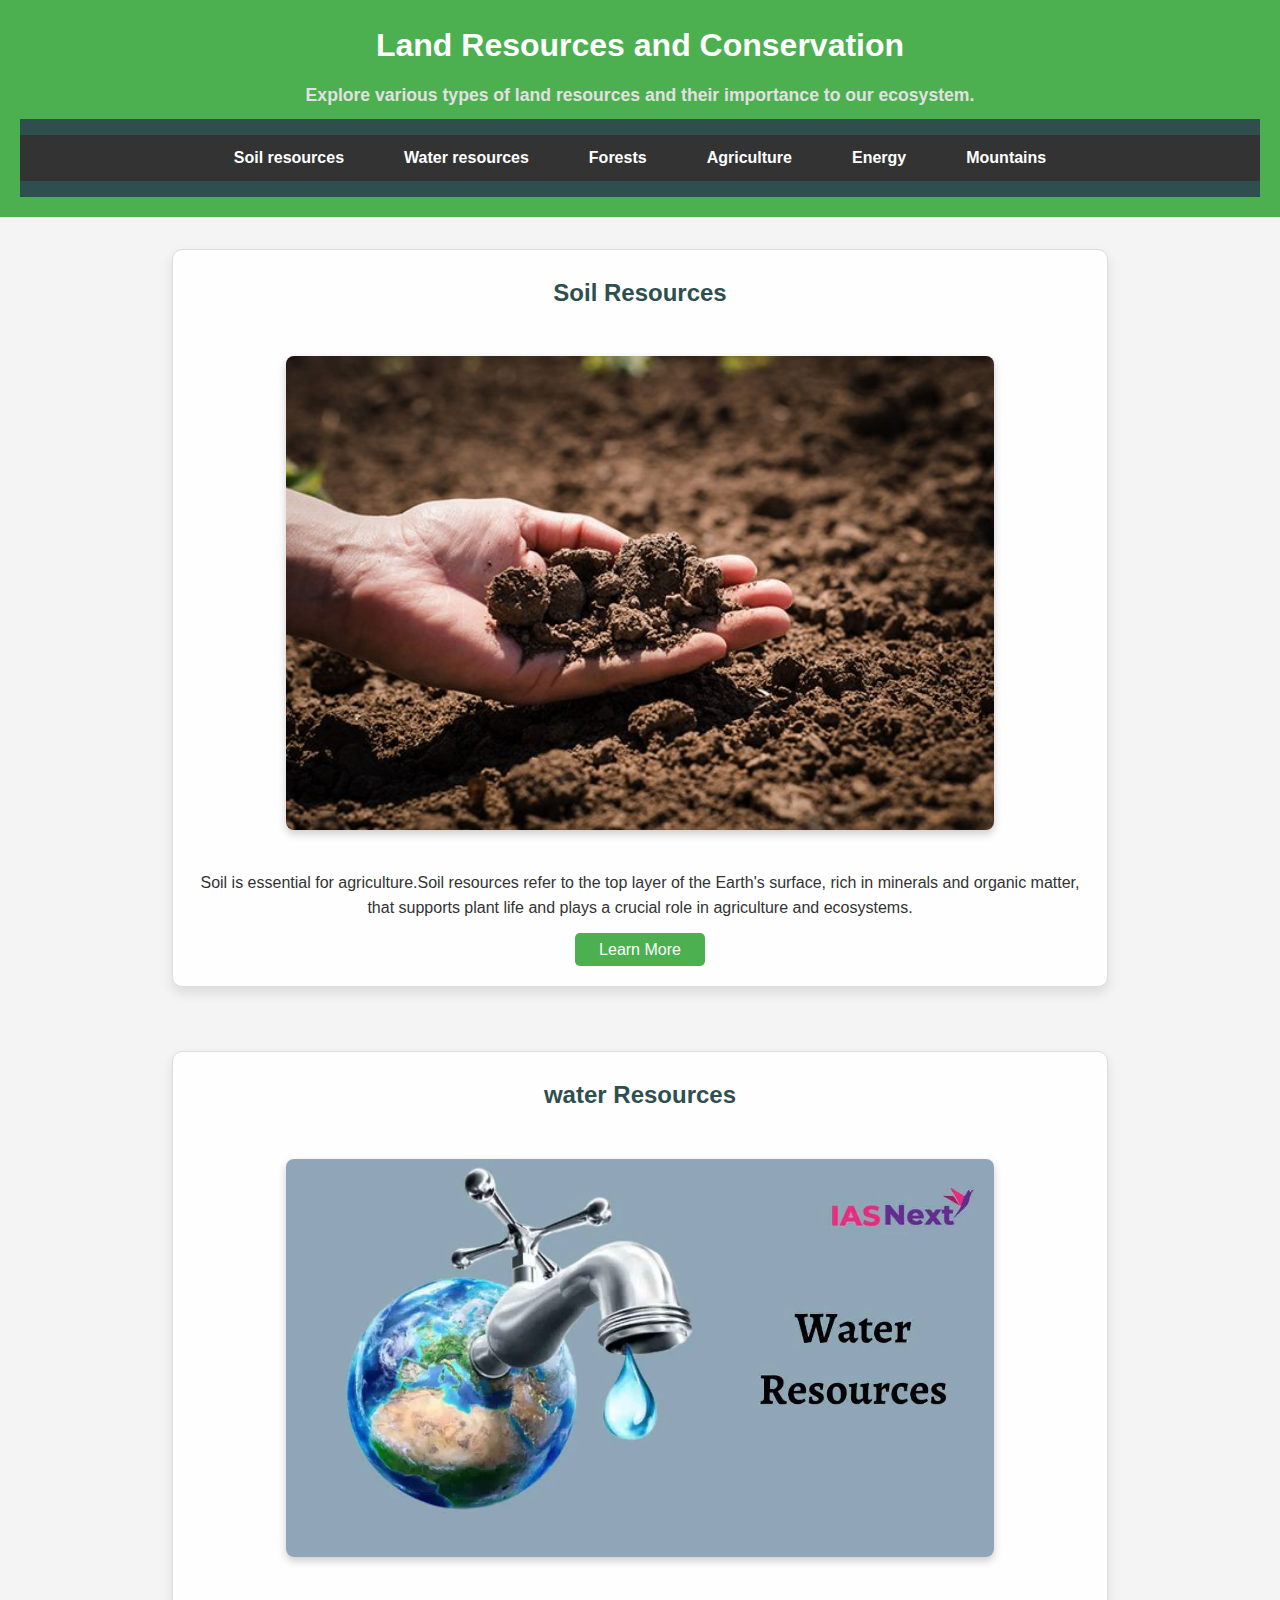
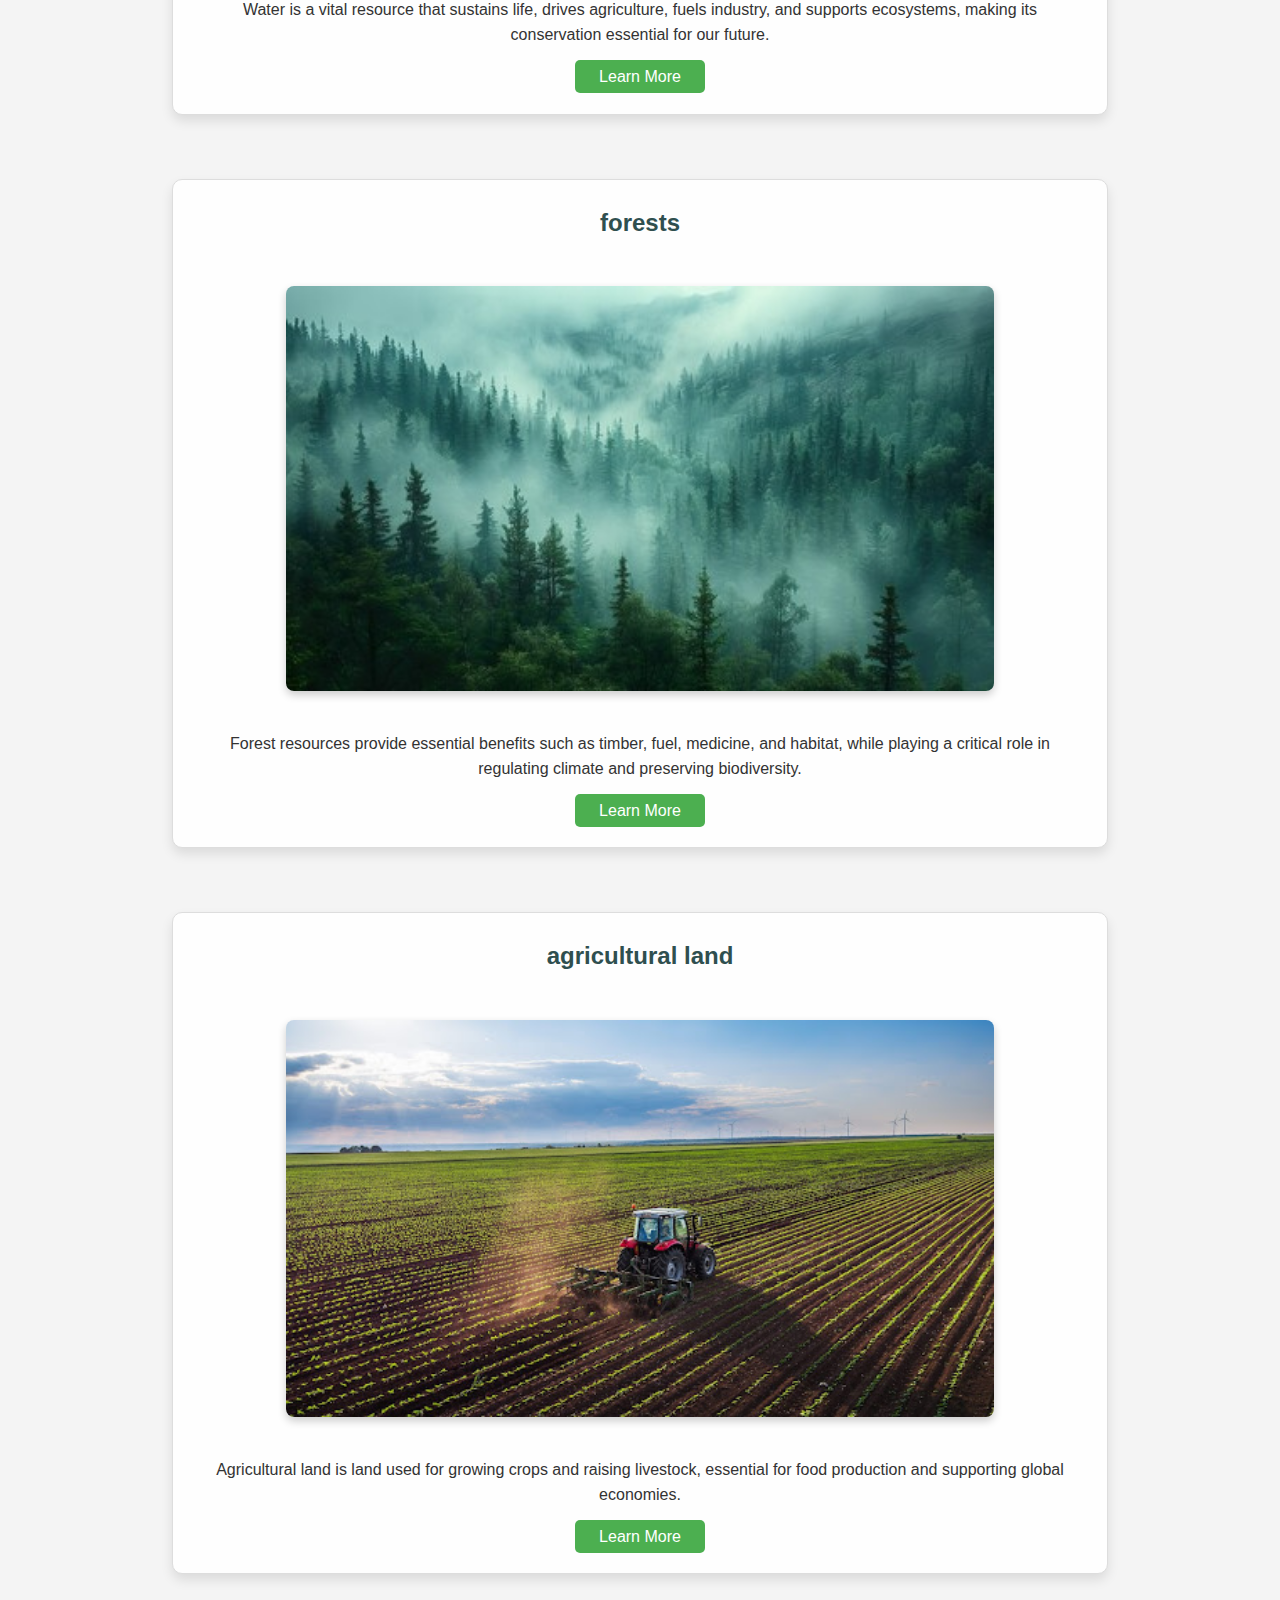
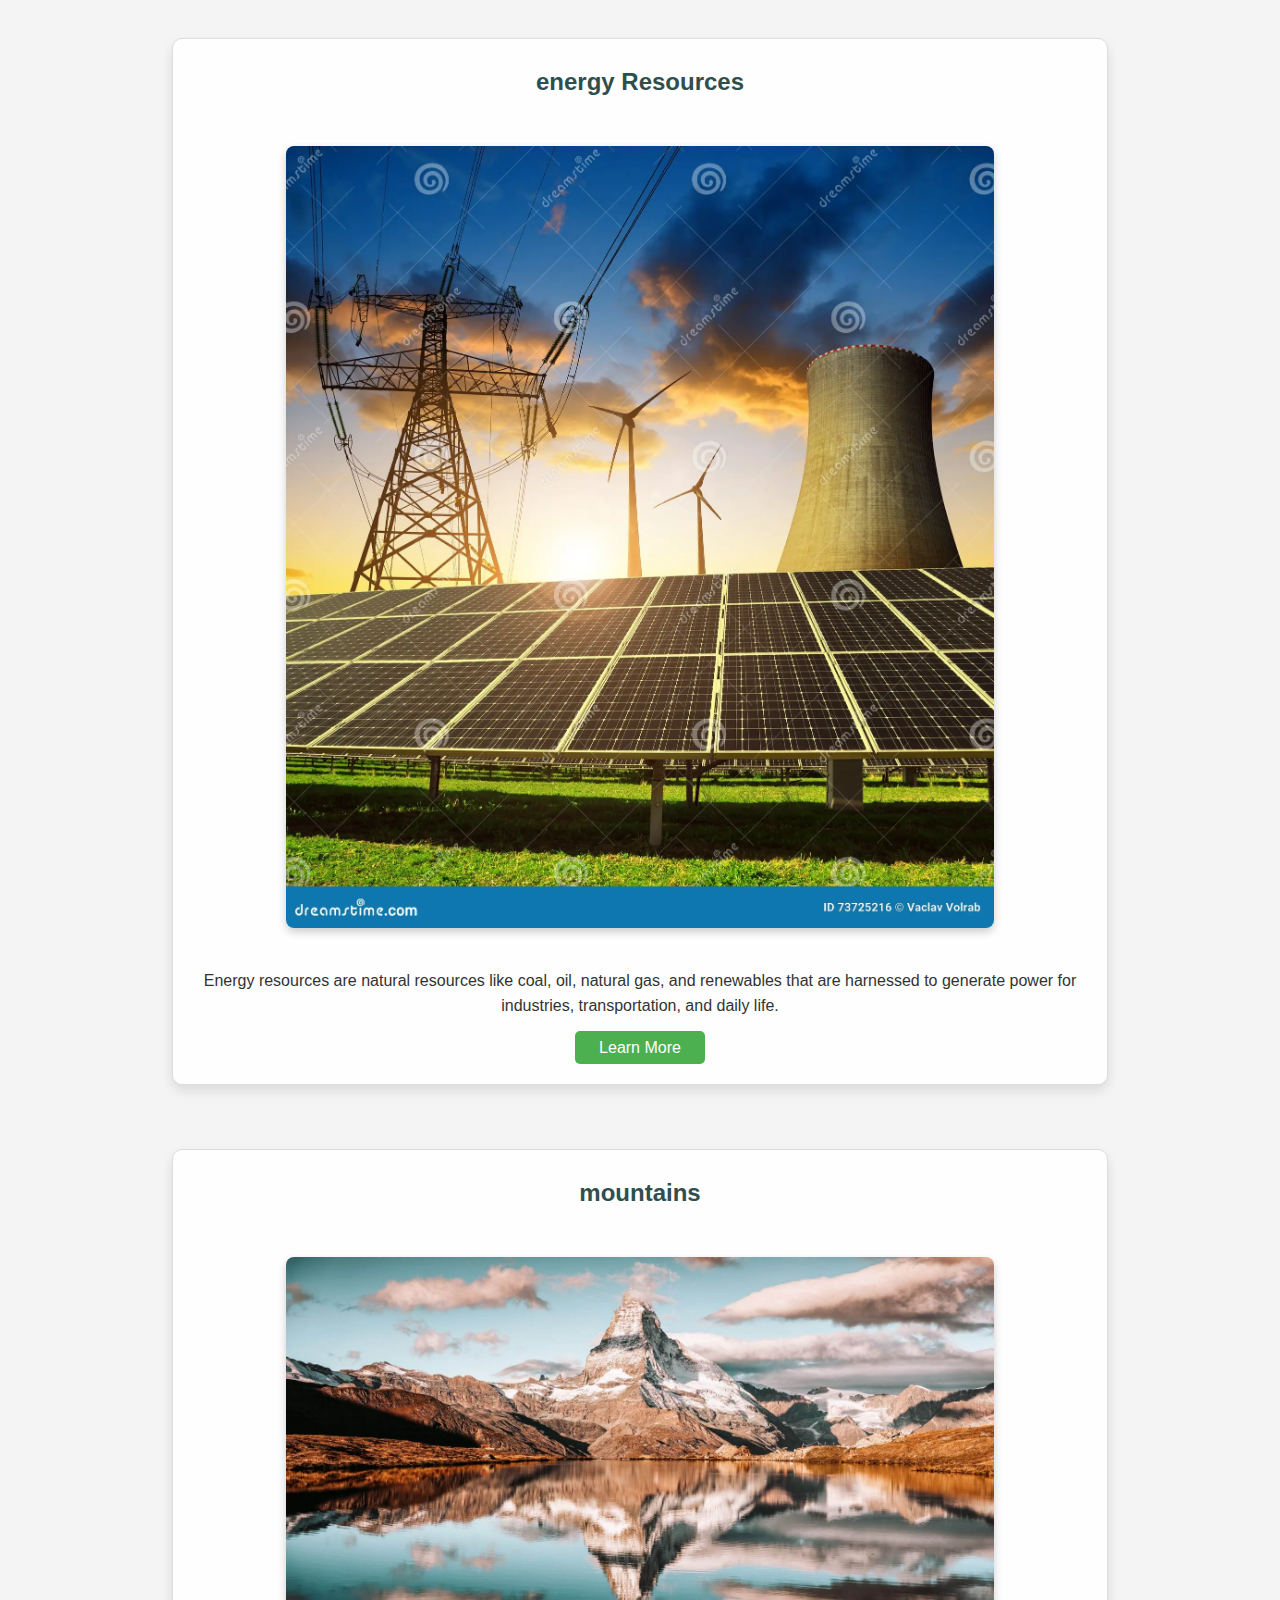
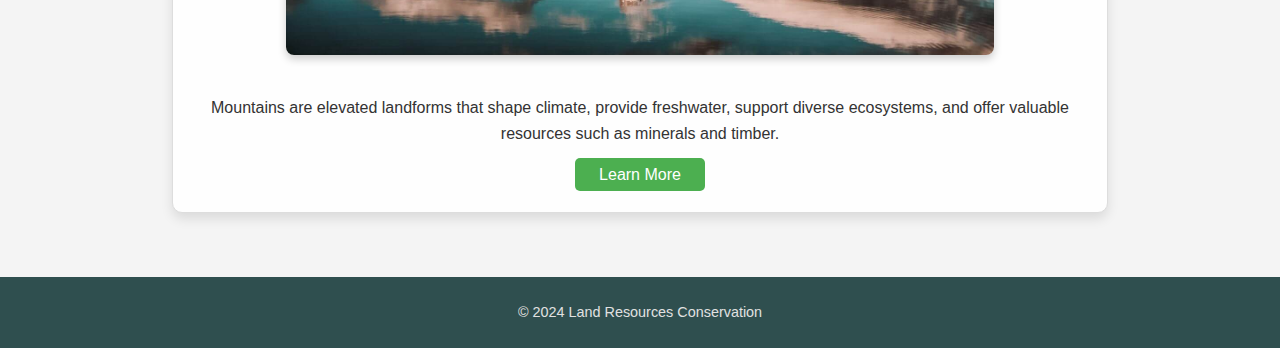
<file: index.html>
<!DOCTYPE html>
<html lang="en">
<head>
  <meta charset="UTF-8">
  <meta name="viewport" content="width=device-width, initial-scale=1.0">
  <title>Land Resources and Conservation</title>
  <link rel="stylesheet" href="styles.css">
</head>
<body>
  <header>
    <h1>Land Resources and Conservation</h1>
    <p>Explore various types of land resources and their importance to our ecosystem.</p>
    
    <!-- Na -->
    <nav>
      <ul>
        <li><a href="soil.html">Soil resources</a></li>
        <li><a href="water.html">Water resources</a></li>
        <li><a href="forest.html">Forests</a></li>
        <li><a href="agriculture.html">Agriculture</a></li>
        <li><a href="energy.html">Energy</a></li>
        <li><a href="mountains.html">Mountains</a></li>
      </ul>
    </nav>
  </header>

  <main class="grid-container">
    <section id="soil" class="grid-item">
      <h2>Soil Resources</h2>
      <img src="./images/soilimage.jpg" alt="Soil Resources" class="soil-image">

      <p>Soil is essential for agriculture.Soil resources refer to the top layer of the Earth's surface, rich in minerals and organic matter, that supports plant life and plays a crucial role in agriculture and ecosystems.</p>
      <a href="soil.html" class="button">Learn More</a>
    </section>
    
    <!-- Repeat for other sections... -->
  </main>

  
  <main class="grid-container">
    <section id="soil" class="grid-item">
      <h2>water Resources</h2>
      <img src="./images/water.webp" alt="Soil Resources" class="soil-image">
      <p>Water is a vital resource that sustains life, drives agriculture, fuels industry, and supports ecosystems, making its conservation essential for our future.</p>
      <a href="water.html" class="button">Learn More</a>
    </section>
    
    <!-- Repeat for other sections... -->
  </main>

  
  <main class="grid-container">
    <section id="soil" class="grid-item">
      <h2>forests</h2>
      <img src="./images/forest.jpeg" alt="Soil Resources" class="soil-image">
      <p>Forest resources provide essential benefits such as timber, fuel, medicine, and habitat, while playing a critical role in regulating climate and preserving biodiversity.</p>
      <a href="forest.html" class="button">Learn More</a>
    </section>
    
    <!-- Repeat for other sections... -->
  </main>

  
  <main class="grid-container">
    <section id="soil" class="grid-item">
      <h2>agricultural land</h2>
      <img src="./images/agriculutre.jpeg" alt="Soil Resources" class="soil-image">
      <p>Agricultural land is land used for growing crops and raising livestock, essential for food production and supporting global economies.</p>
      <a href="agriculture.html" class="button">Learn More</a>
    </section>
    
    <!-- Repeat for other sections... -->
  </main>

  
  <main class="grid-container">
    <section id="soil" class="grid-item">
      <h2>energy Resources</h2>
      <img src="/images/enegry.jpeg" alt="Soil Resources" class="soil-image">
      <p>Energy resources are natural resources like coal, oil, natural gas, and renewables that are harnessed to generate power for industries, transportation, and daily life.</p>
      <a href="energy.html" class="button">Learn More</a>
    </section>
    
    <!-- Repeat for other sections... -->
  </main>

  
  <main class="grid-container">
    <section id="soil" class="grid-item">
      <h2>mountains</h2>
      <img src="./images/mountains 1.jpg" alt="Soil Resources" class="soil-image">
      <p>Mountains are elevated landforms that shape climate, provide freshwater, support diverse ecosystems, and offer valuable resources such as minerals and timber.</p>
      <a href="mountains.html" class="button">Learn More</a>
    </section>
    
    <!-- Repeat for other sections... -->
  </main>


  <footer>
    <p>&copy; 2024 Land Resources Conservation</p>
  </footer>

  <script src="script.js"></script>
</body>
</html>
</file>
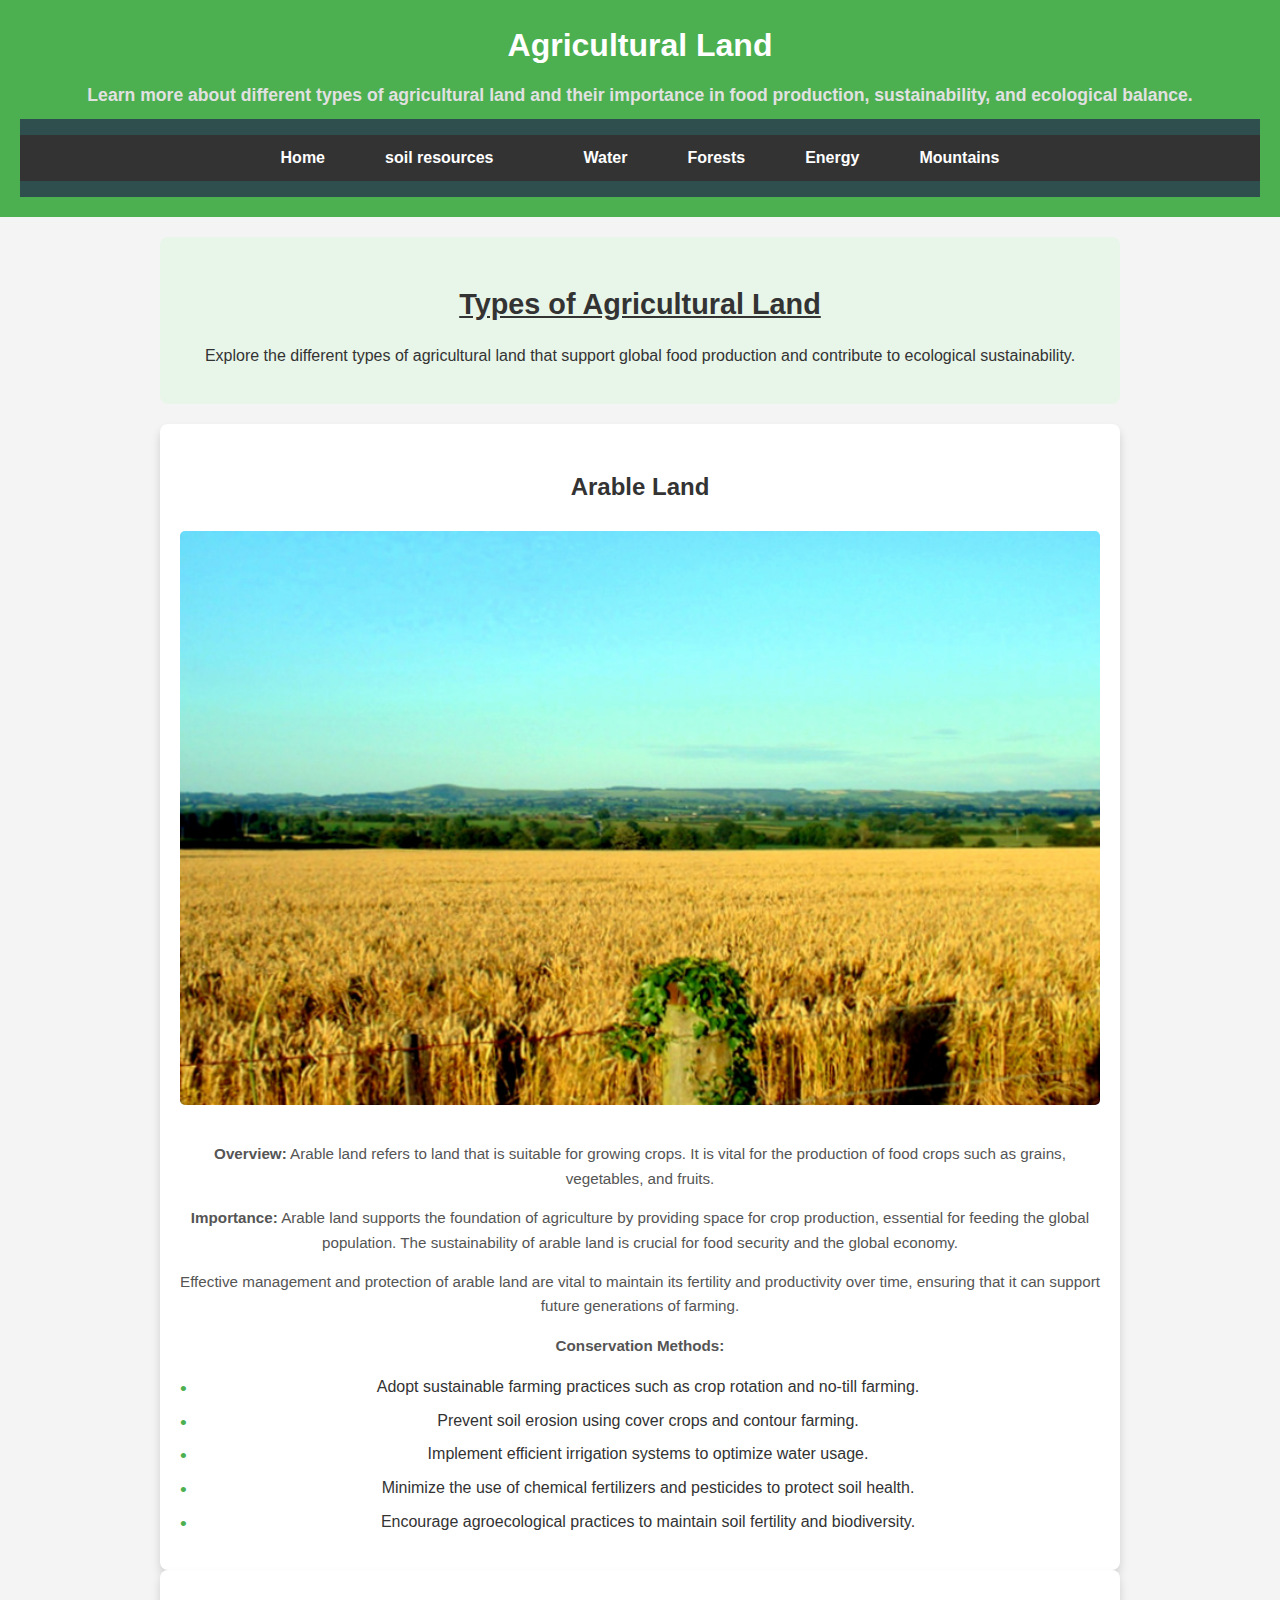
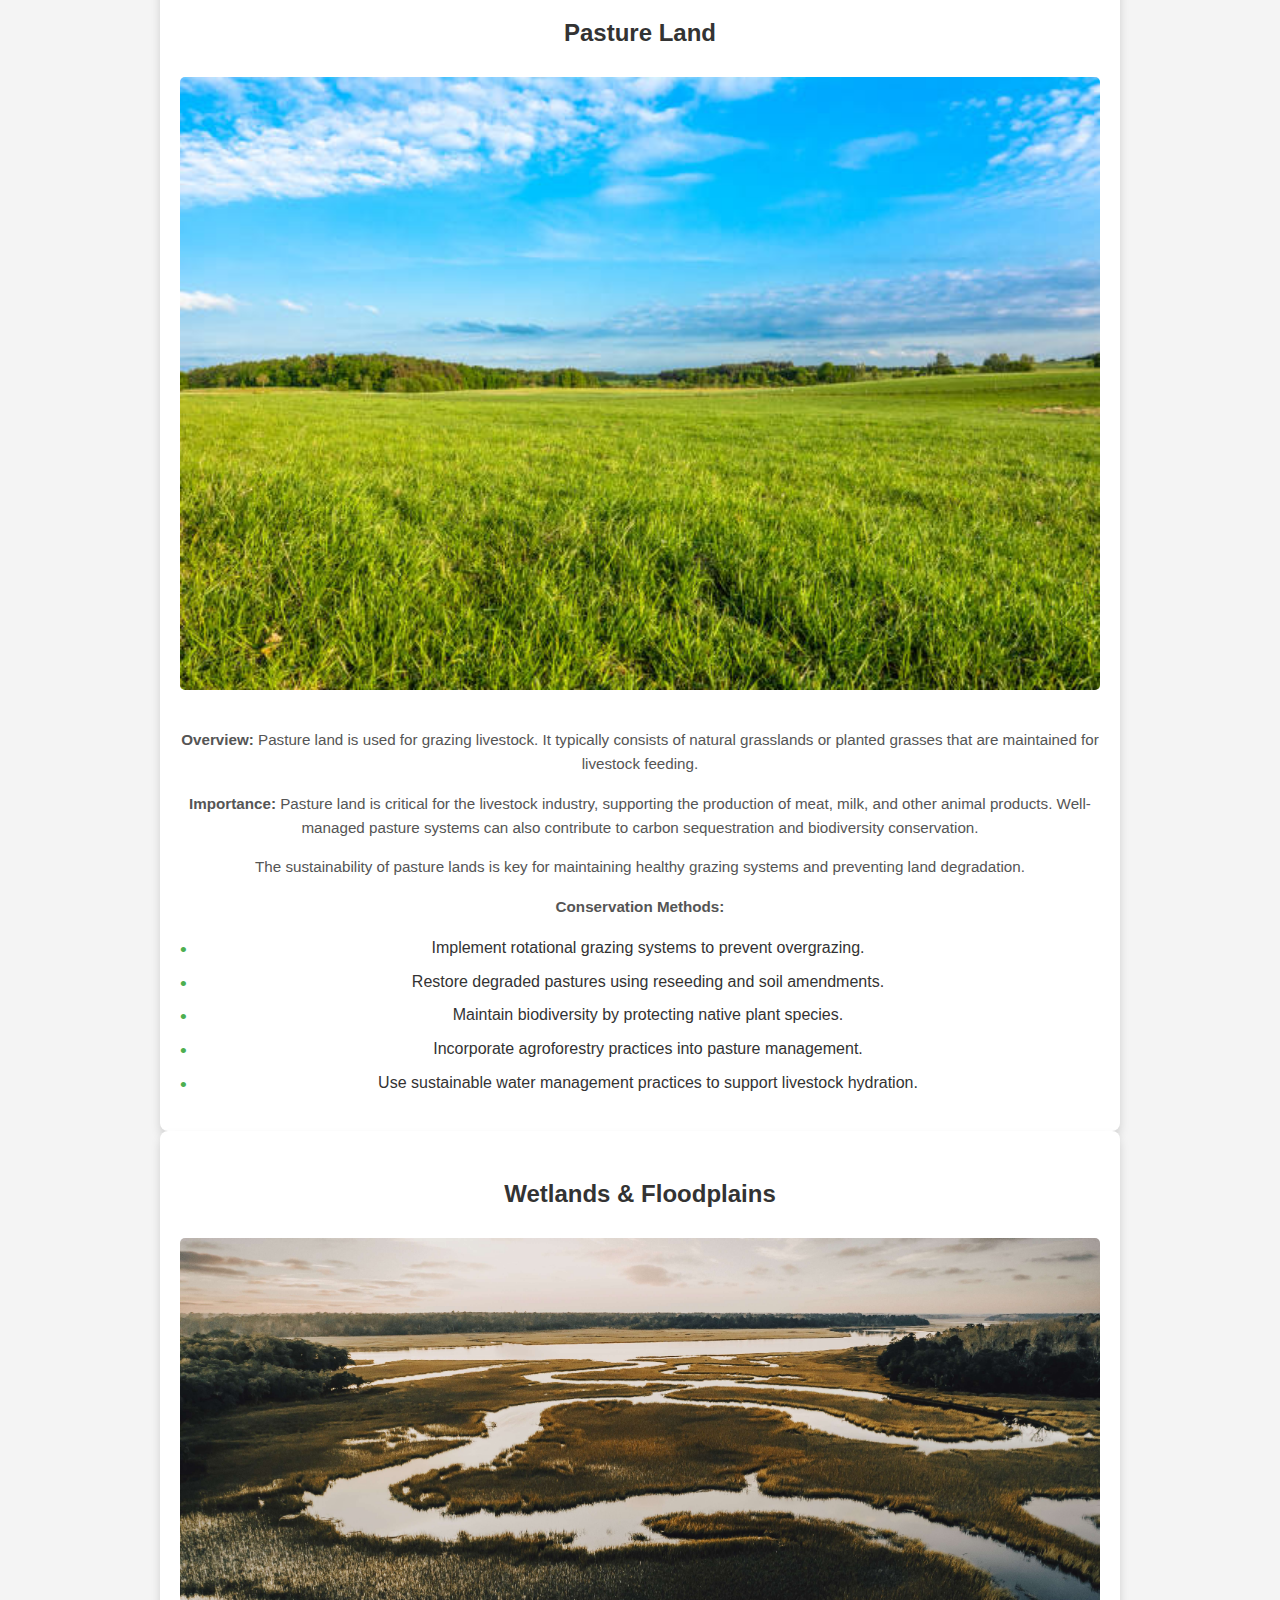
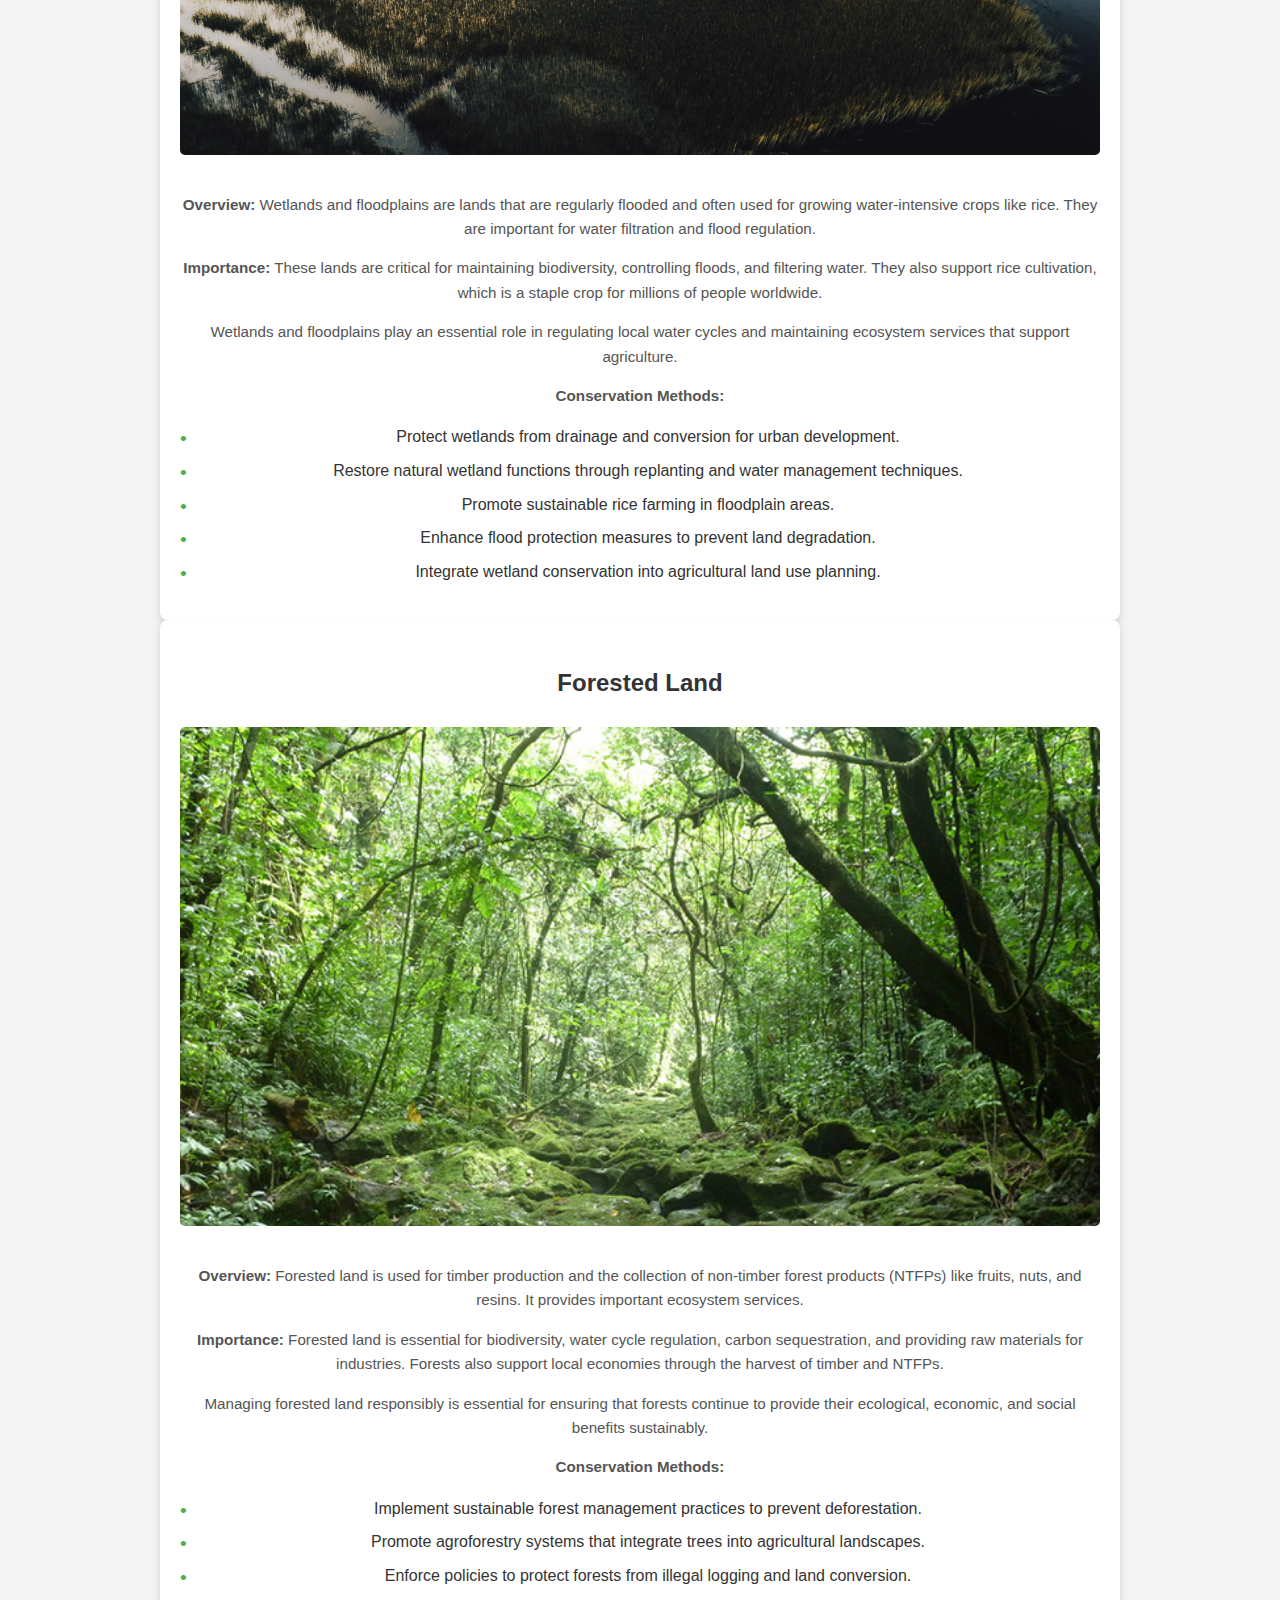
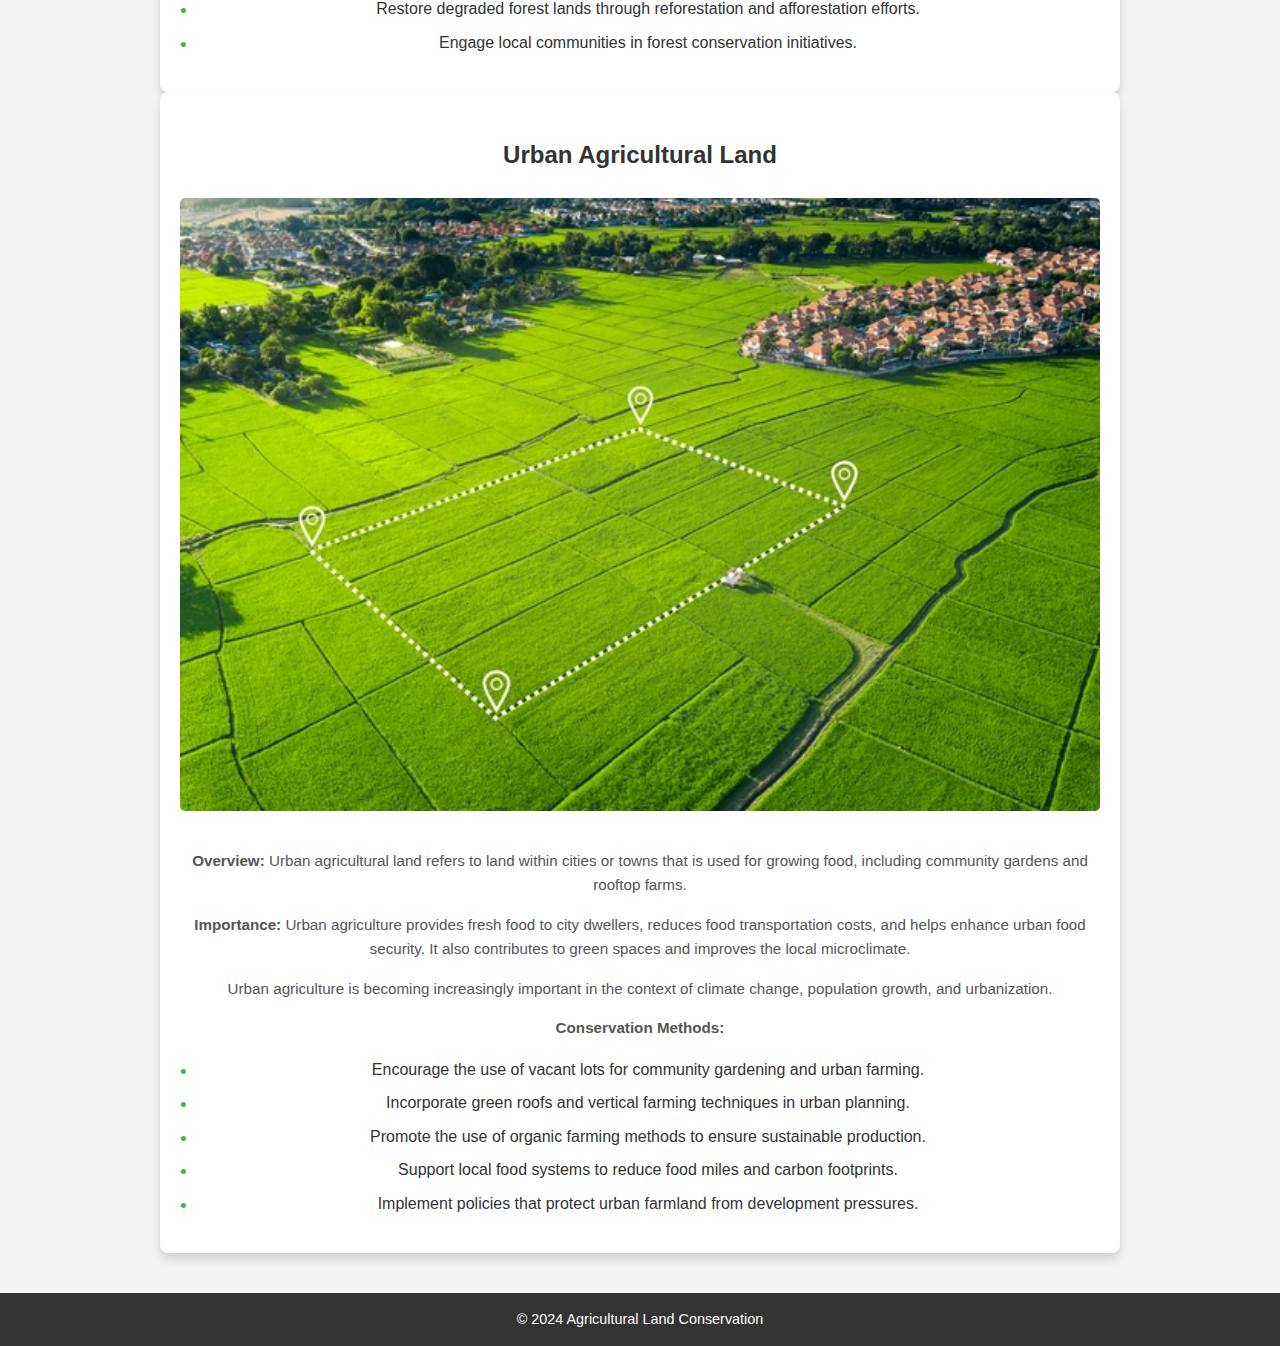
<file: agriculture.html>
<!DOCTYPE html>
<html lang="en">
<head>
  <meta charset="UTF-8">
  <meta name="viewport" content="width=device-width, initial-scale=1.0">
  <title>Agricultural Land</title>
  <link rel="stylesheet" href="styles.css">
</head>
<body>
  <header>
   <h1>Agricultural Land</h1>
    <p>Learn more about different types of agricultural land and their importance in food production, sustainability, and ecological balance.</p>

    <!-- Navigation Bar -->
    <nav>
      <ul>
        <li><a href="index.html">Home</a></li>
        <li><a href="soil.html">soil resources</li>
        <li><a href="water.html">Water</a></li>
        <li><a href="forest.html">Forests</a></li>
       
        <li><a href="energy.html">Energy</a></li>
        <li><a href="mountains.html">Mountains</a></li>
      </ul>
    </nav>
  </header>

  <main>
    <center>  
      <section class="intro">
        <b><center><u><h2>Types of Agricultural Land</h2></u></center></b>
        <p>Explore the different types of agricultural land that support global food production and contribute to ecological sustainability.</p>
      </section>

    <!-- Agricultural Land Sections -->
    <section class="agriculture-land">

        <!-- Arable Land -->
        <article class="land-card">
            <article class="soil-card">
                <h3>Arable Land</h3>
                <img src="./images/arable.jpg" alt="Arable Land">
          <p><strong>Overview:</strong> Arable land refers to land that is suitable for growing crops. It is vital for the production of food crops such as grains, vegetables, and fruits.</p>
          <p><strong>Importance:</strong> Arable land supports the foundation of agriculture by providing space for crop production, essential for feeding the global population. The sustainability of arable land is crucial for food security and the global economy.</p>
          <p>Effective management and protection of arable land are vital to maintain its fertility and productivity over time, ensuring that it can support future generations of farming.</p>
          <p><strong>Conservation Methods:</strong></p>
          <ul>
            <li>Adopt sustainable farming practices such as crop rotation and no-till farming.</li>
            <li>Prevent soil erosion using cover crops and contour farming.</li>
            <li>Implement efficient irrigation systems to optimize water usage.</li>
            <li>Minimize the use of chemical fertilizers and pesticides to protect soil health.</li>
            <li>Encourage agroecological practices to maintain soil fertility and biodiversity.</li>
          </ul>
        </article></center>

        <!-- Pasture Land -->
        <center>  
        <article class="land-card">
            <article class="soil-card">
                
                <h3>Pasture Land</h3>

          <img src="./images/pasture.jpg" alt="Pasture Land">
          <p><strong>Overview:</strong> Pasture land is used for grazing livestock. It typically consists of natural grasslands or planted grasses that are maintained for livestock feeding.</p>
          <p><strong>Importance:</strong> Pasture land is critical for the livestock industry, supporting the production of meat, milk, and other animal products. Well-managed pasture systems can also contribute to carbon sequestration and biodiversity conservation.</p>
          <p>The sustainability of pasture lands is key for maintaining healthy grazing systems and preventing land degradation.</p>
          <p><strong>Conservation Methods:</strong></p>
          <ul>
            <li>Implement rotational grazing systems to prevent overgrazing.</li>
            <li>Restore degraded pastures using reseeding and soil amendments.</li>
            <li>Maintain biodiversity by protecting native plant species.</li>
            <li>Incorporate agroforestry practices into pasture management.</li>
            <li>Use sustainable water management practices to support livestock hydration.</li>
          </ul>
        </article>
        </center>

        <!-- Wetlands & Floodplains -->
        <center>
        <article class="land-card">
            <article class="soil-card">
          <h3>Wetlands & Floodplains</h3>
          <img src="./images/flood plian.jpeg" alt="Wetlands and Floodplains">
          <p><strong>Overview:</strong> Wetlands and floodplains are lands that are regularly flooded and often used for growing water-intensive crops like rice. They are important for water filtration and flood regulation.</p>
          <p><strong>Importance:</strong> These lands are critical for maintaining biodiversity, controlling floods, and filtering water. They also support rice cultivation, which is a staple crop for millions of people worldwide.</p>
          <p>Wetlands and floodplains play an essential role in regulating local water cycles and maintaining ecosystem services that support agriculture.</p>
          <p><strong>Conservation Methods:</strong></p>
          <ul>
            <li>Protect wetlands from drainage and conversion for urban development.</li>
            <li>Restore natural wetland functions through replanting and water management techniques.</li>
            <li>Promote sustainable rice farming in floodplain areas.</li>
            <li>Enhance flood protection measures to prevent land degradation.</li>
            <li>Integrate wetland conservation into agricultural land use planning.</li>
          </ul>
        </article>
        </center>

        <!-- Forested Land -->
        <center>  
        <article class="land-card">
            <article class="soil-card">
          <h3>Forested Land</h3>
          <img src="./images/forsted.jpg" alt="Forested Land">
          <p><strong>Overview:</strong> Forested land is used for timber production and the collection of non-timber forest products (NTFPs) like fruits, nuts, and resins. It provides important ecosystem services.</p>
          <p><strong>Importance:</strong> Forested land is essential for biodiversity, water cycle regulation, carbon sequestration, and providing raw materials for industries. Forests also support local economies through the harvest of timber and NTFPs.</p>
          <p>Managing forested land responsibly is essential for ensuring that forests continue to provide their ecological, economic, and social benefits sustainably.</p>
          <p><strong>Conservation Methods:</strong></p>
          <ul>
            <li>Implement sustainable forest management practices to prevent deforestation.</li>
            <li>Promote agroforestry systems that integrate trees into agricultural landscapes.</li>
            <li>Enforce policies to protect forests from illegal logging and land conversion.</li>
            <li>Restore degraded forest lands through reforestation and afforestation efforts.</li>
            <li>Engage local communities in forest conservation initiatives.</li>
          </ul>
        </article>
        </center>

        <!-- Urban Agricultural Land -->
        <center>  
        <article class="land-card">
            <article class="soil-card">
          <h3>Urban Agricultural Land</h3>
          <img src="./images/urban agriculture.jpeg" alt="Urban Agricultural Land">
          <p><strong>Overview:</strong> Urban agricultural land refers to land within cities or towns that is used for growing food, including community gardens and rooftop farms.</p>
          <p><strong>Importance:</strong> Urban agriculture provides fresh food to city dwellers, reduces food transportation costs, and helps enhance urban food security. It also contributes to green spaces and improves the local microclimate.</p>
          <p>Urban agriculture is becoming increasingly important in the context of climate change, population growth, and urbanization.</p>
          <p><strong>Conservation Methods:</strong></p>
          <ul>
            <li>Encourage the use of vacant lots for community gardening and urban farming.</li>
            <li>Incorporate green roofs and vertical farming techniques in urban planning.</li>
            <li>Promote the use of organic farming methods to ensure sustainable production.</li>
            <li>Support local food systems to reduce food miles and carbon footprints.</li>
            <li>Implement policies that protect urban farmland from development pressures.</li>
          </ul>
        </article>
        </center>

    </section>
  </main>

  <footer id="copy">
    <p>&copy; 2024 Agricultural Land Conservation</p>
  </footer>
</body>
</html>
</file>
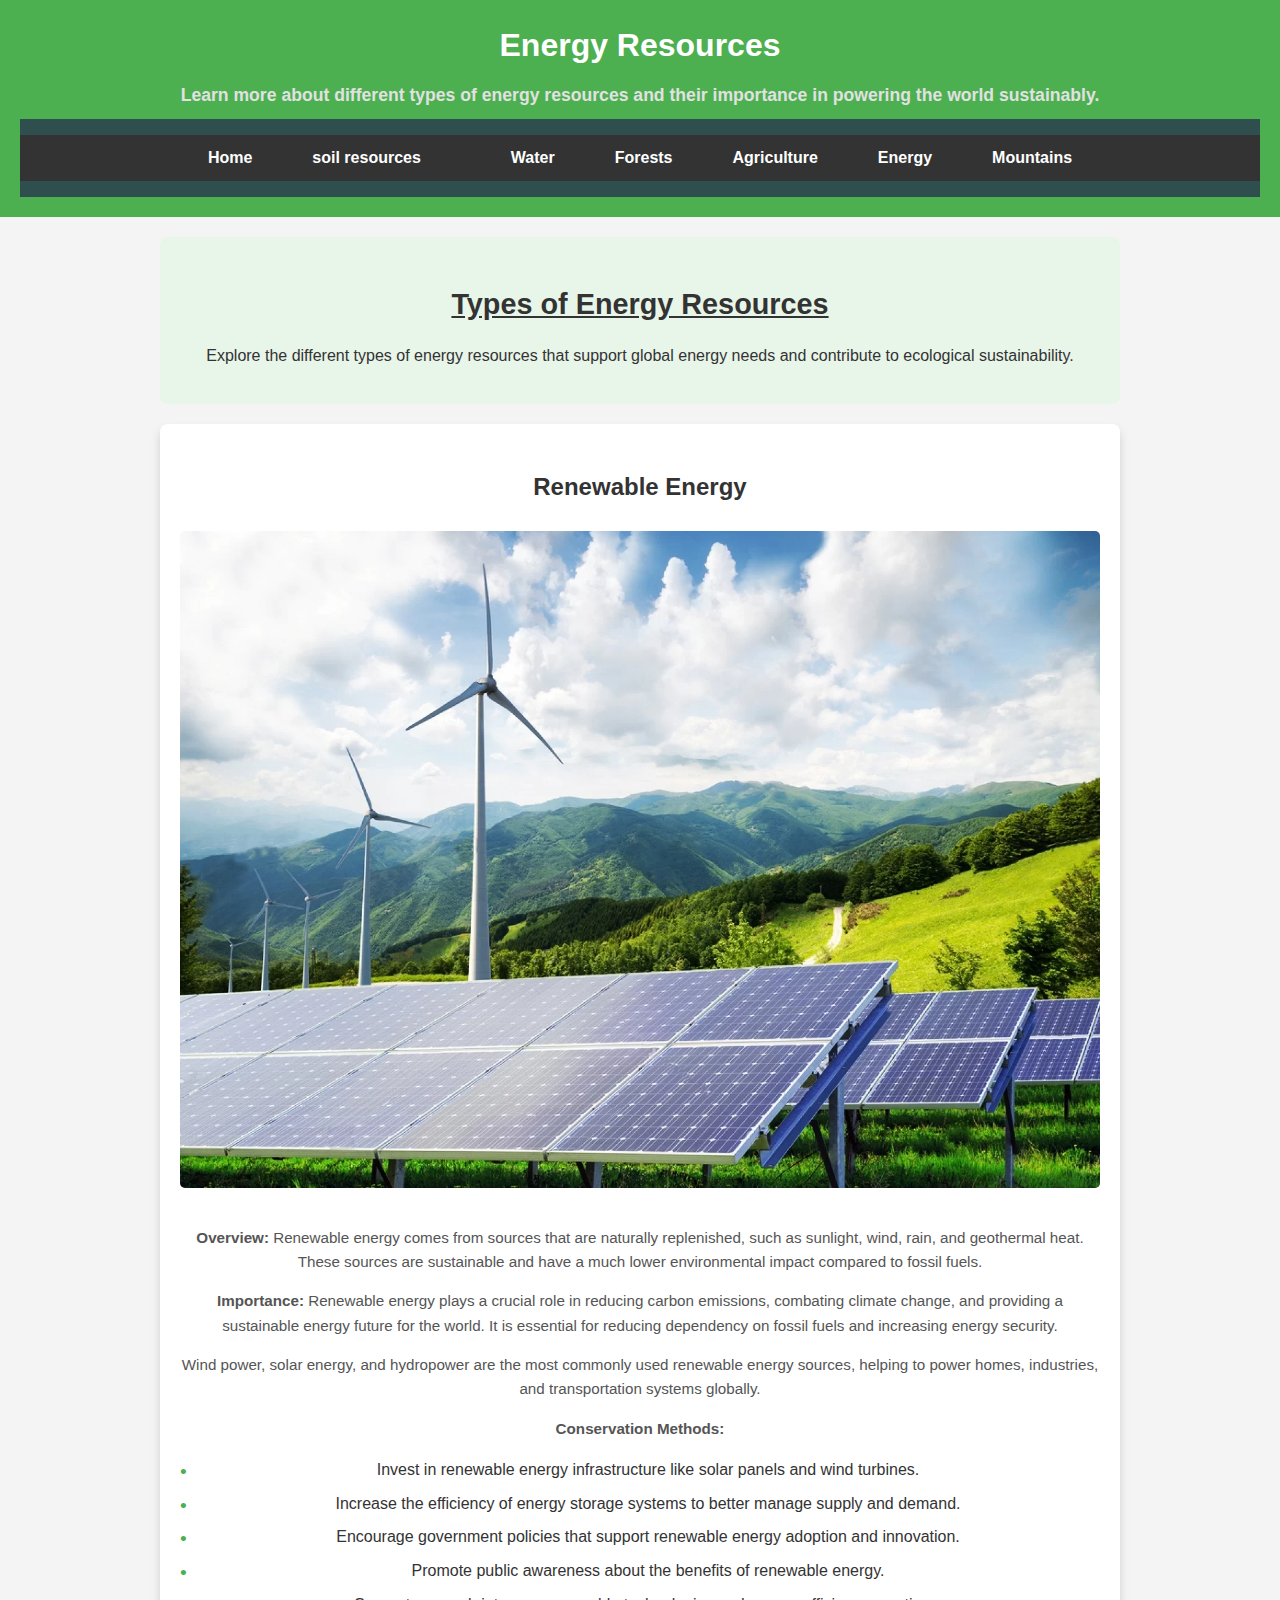
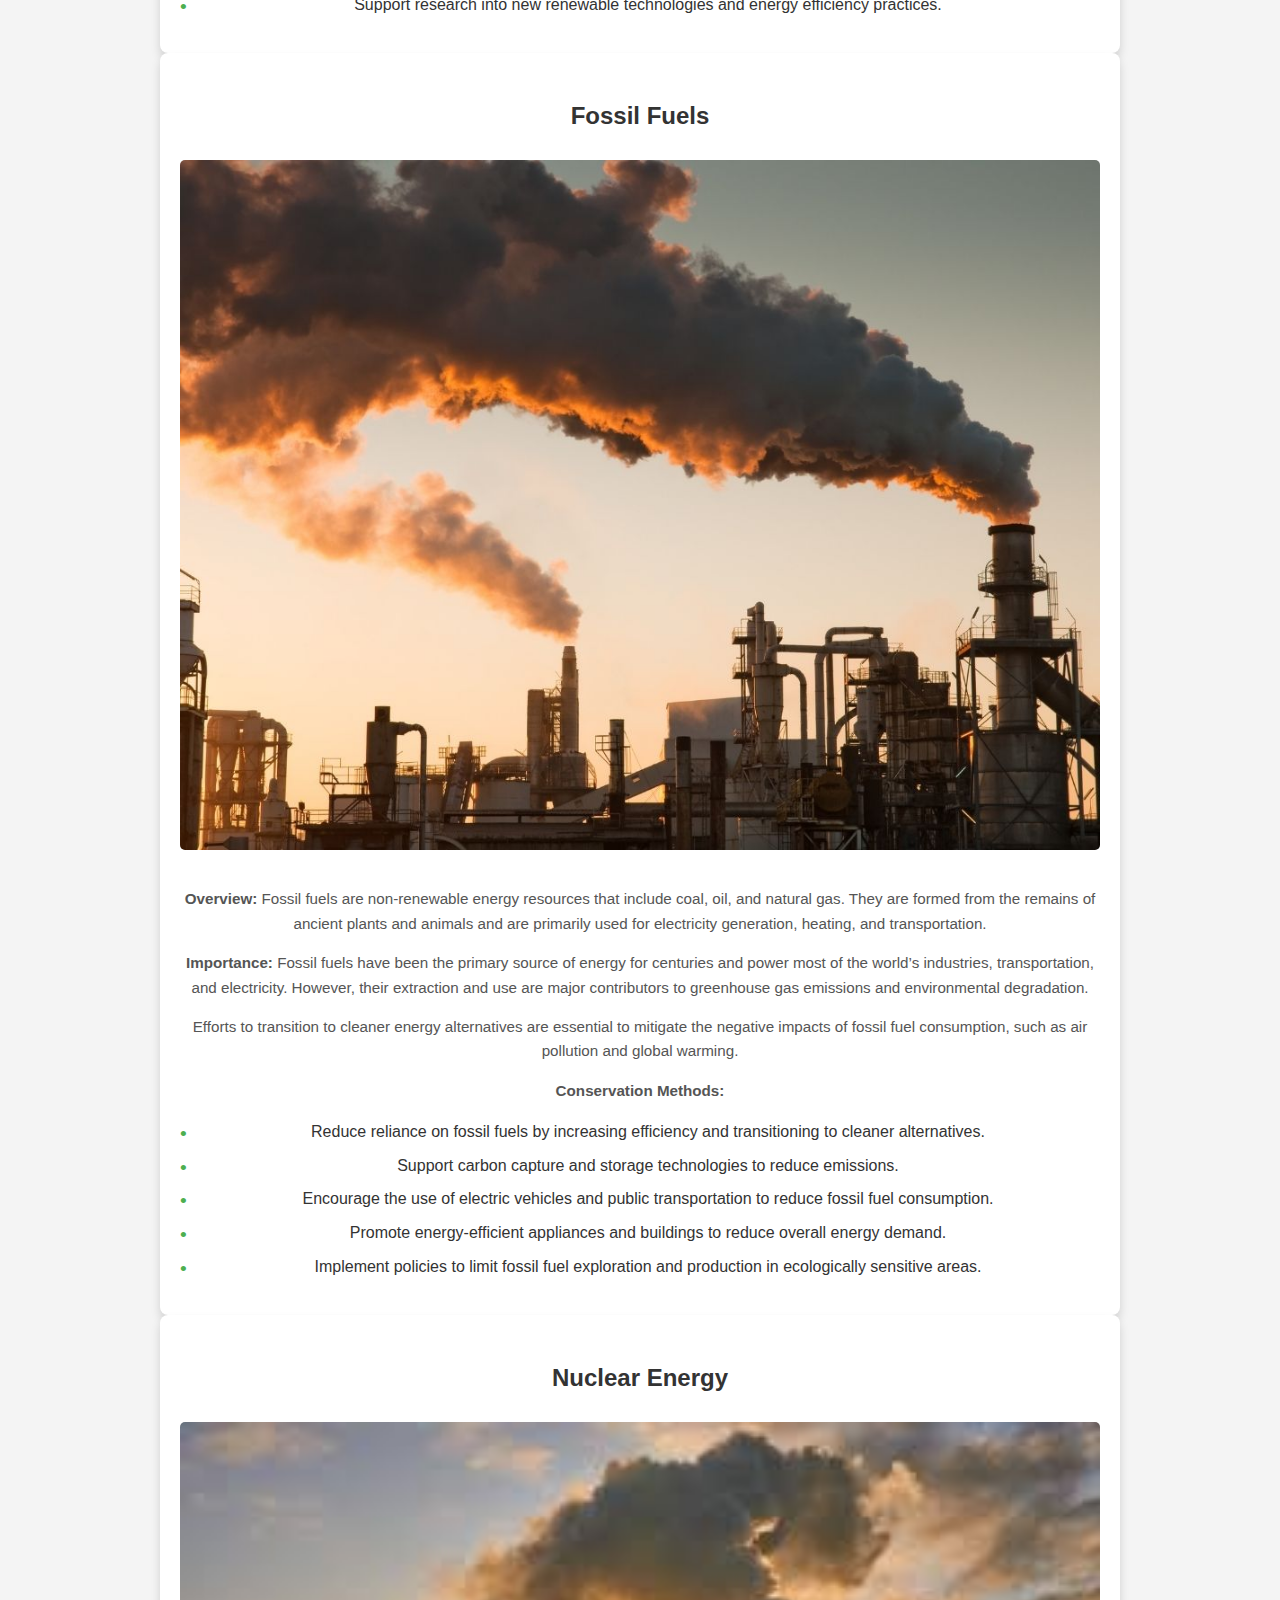
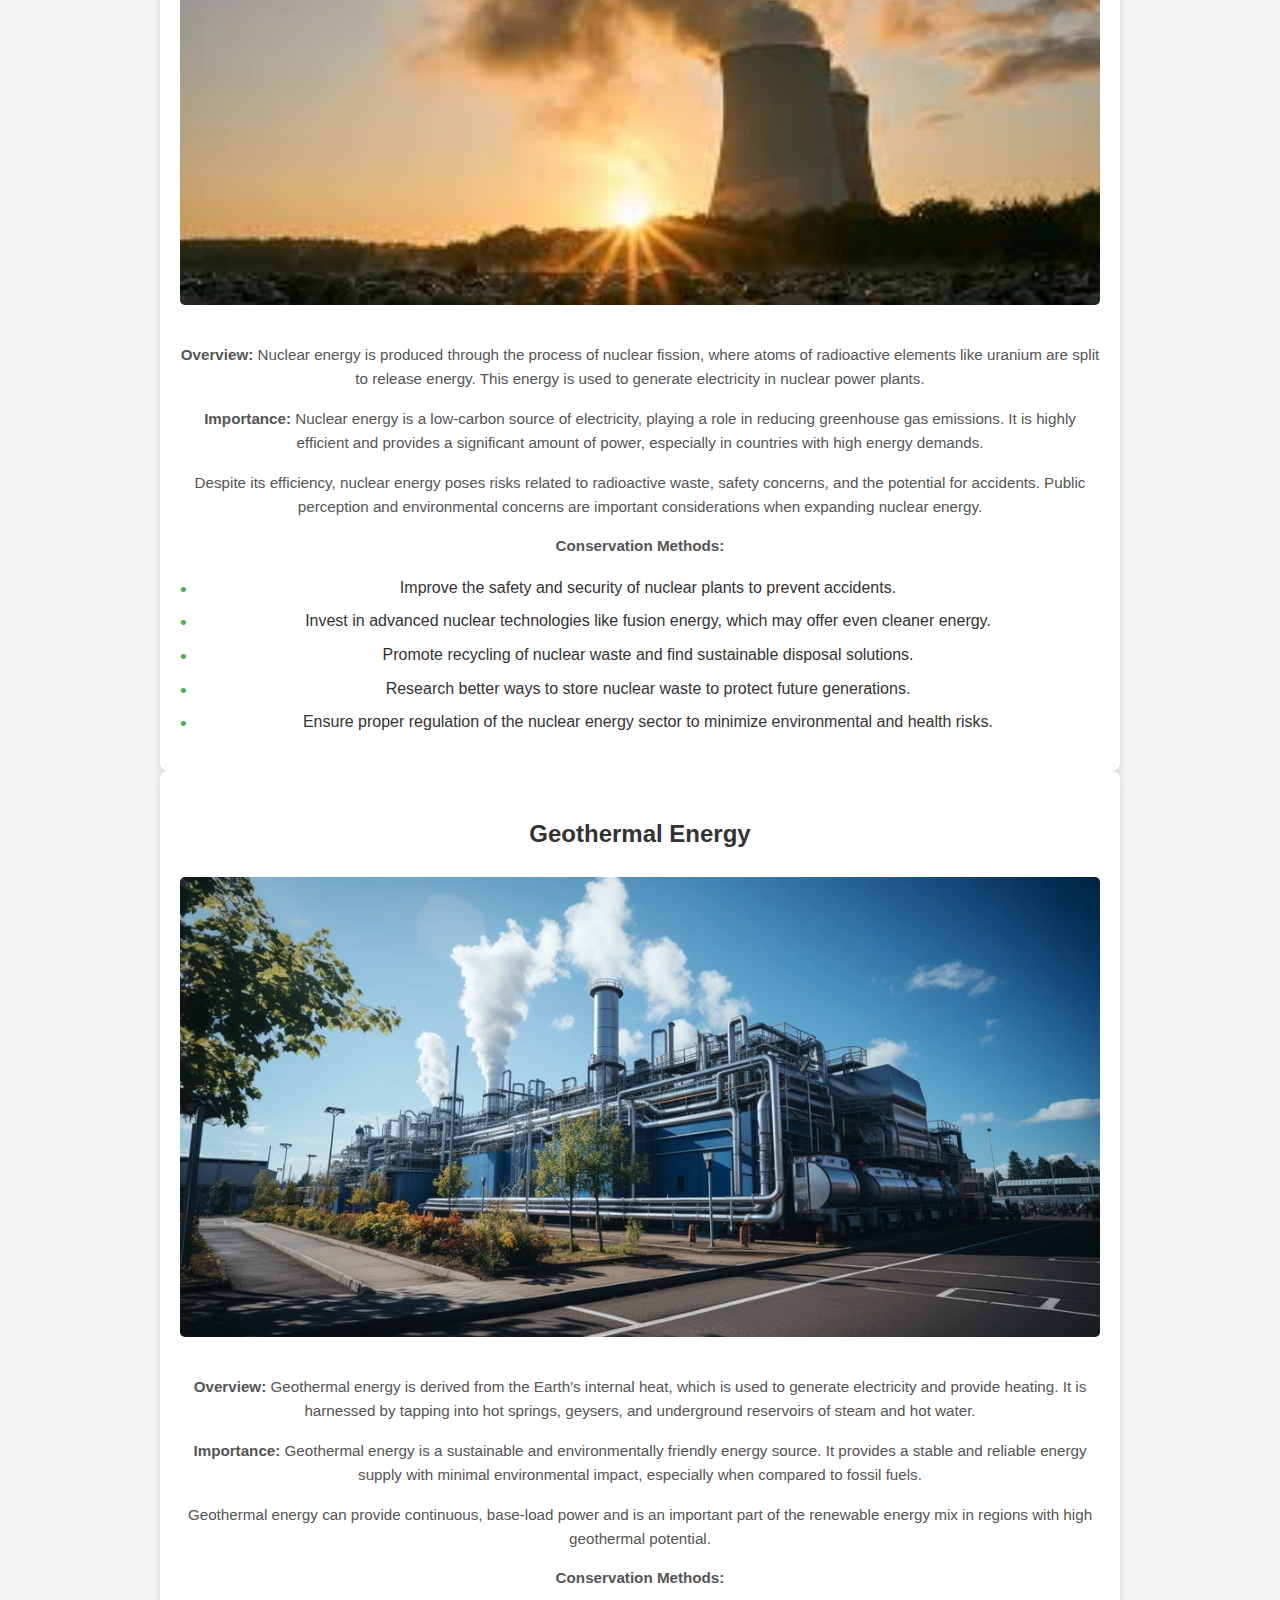
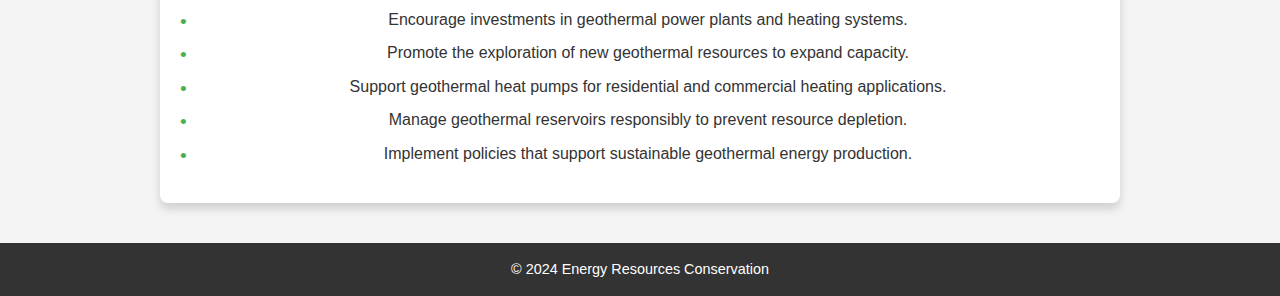
<file: energy.html>
<!DOCTYPE html>
<html lang="en">
<head>
  <meta charset="UTF-8">
  <meta name="viewport" content="width=device-width, initial-scale=1.0">
  <title>Energy Resources</title>
  <link rel="stylesheet" href="styles.css">
</head>
<body>
  <header>
    <h1>Energy Resources</h1>
    <p>Learn more about different types of energy resources and their importance in powering the world sustainably.</p>

    <!-- Navigation Bar -->
    <nav>
      <ul>
        <li><a href="index.html">Home</a></li>
        <li><a href="soil.html">soil resources</li>
        <li><a href="water.html">Water</a></li>
        <li><a href="forest.html">Forests</a></li>
        <li><a href="agriculture.html">Agriculture</a></li>
        <li><a href="energy.html">Energy</a></li>
        <li><a href="mountains.html">Mountains</a></li>
      </ul>
    </nav>
  </header>

  <main>
    <center>  
      <section class="intro">
        <b><center><u><h2>Types of Energy Resources</h2></u></center></b>
        <p>Explore the different types of energy resources that support global energy needs and contribute to ecological sustainability.</p>
      </section>

    <!-- Energy Resource Sections -->
    <section class="energy-resources">

        <!-- Renewable Energy -->
        <article class="energy-card">
            <article class="energy-type-card">
                <article class="soil-card">
                <h3>Renewable Energy</h3>
                <img src="./images/renewable.webp" alt="Renewable Energy">
                <p><strong>Overview:</strong> Renewable energy comes from sources that are naturally replenished, such as sunlight, wind, rain, and geothermal heat. These sources are sustainable and have a much lower environmental impact compared to fossil fuels.</p>
                <p><strong>Importance:</strong> Renewable energy plays a crucial role in reducing carbon emissions, combating climate change, and providing a sustainable energy future for the world. It is essential for reducing dependency on fossil fuels and increasing energy security.</p>
                <p>Wind power, solar energy, and hydropower are the most commonly used renewable energy sources, helping to power homes, industries, and transportation systems globally.</p>
                <p><strong>Conservation Methods:</strong></p>
                <ul>
                  <li>Invest in renewable energy infrastructure like solar panels and wind turbines.</li>
                  <li>Increase the efficiency of energy storage systems to better manage supply and demand.</li>
                  <li>Encourage government policies that support renewable energy adoption and innovation.</li>
                  <li>Promote public awareness about the benefits of renewable energy.</li>
                  <li>Support research into new renewable technologies and energy efficiency practices.</li>
                </ul>
            </article>
        </article>

        <!-- Fossil Fuels -->
        <center>  
        <article class="energy-card">
            <article class="energy-type-card">
                <article class="soil-card">
                <h3>Fossil Fuels</h3>

                <img src="./images/fossil.jpeg" alt="Fossil Fuels">
                <p><strong>Overview:</strong> Fossil fuels are non-renewable energy resources that include coal, oil, and natural gas. They are formed from the remains of ancient plants and animals and are primarily used for electricity generation, heating, and transportation.</p>
                <p><strong>Importance:</strong> Fossil fuels have been the primary source of energy for centuries and power most of the world’s industries, transportation, and electricity. However, their extraction and use are major contributors to greenhouse gas emissions and environmental degradation.</p>
                <p>Efforts to transition to cleaner energy alternatives are essential to mitigate the negative impacts of fossil fuel consumption, such as air pollution and global warming.</p>
                <p><strong>Conservation Methods:</strong></p>
                <ul>
                  <li>Reduce reliance on fossil fuels by increasing efficiency and transitioning to cleaner alternatives.</li>
                  <li>Support carbon capture and storage technologies to reduce emissions.</li>
                  <li>Encourage the use of electric vehicles and public transportation to reduce fossil fuel consumption.</li>
                  <li>Promote energy-efficient appliances and buildings to reduce overall energy demand.</li>
                  <li>Implement policies to limit fossil fuel exploration and production in ecologically sensitive areas.</li>
                </ul>
            </article>
        </center>

        <!-- Nuclear Energy -->
        <center>
        <article class="energy-card">
            <article class="energy-type-card">
                <article class="soil-card">
                <h3>Nuclear Energy</h3>
                <img src="./images/nuclear.jpeg" alt="Nuclear Energy">
                <p><strong>Overview:</strong> Nuclear energy is produced through the process of nuclear fission, where atoms of radioactive elements like uranium are split to release energy. This energy is used to generate electricity in nuclear power plants.</p>
                <p><strong>Importance:</strong> Nuclear energy is a low-carbon source of electricity, playing a role in reducing greenhouse gas emissions. It is highly efficient and provides a significant amount of power, especially in countries with high energy demands.</p>
                <p>Despite its efficiency, nuclear energy poses risks related to radioactive waste, safety concerns, and the potential for accidents. Public perception and environmental concerns are important considerations when expanding nuclear energy.</p>
                <p><strong>Conservation Methods:</strong></p>
                <ul>
                  <li>Improve the safety and security of nuclear plants to prevent accidents.</li>
                  <li>Invest in advanced nuclear technologies like fusion energy, which may offer even cleaner energy.</li>
                  <li>Promote recycling of nuclear waste and find sustainable disposal solutions.</li>
                  <li>Research better ways to store nuclear waste to protect future generations.</li>
                  <li>Ensure proper regulation of the nuclear energy sector to minimize environmental and health risks.</li>
                </ul>
            </article>
        </center>

        <!-- Geothermal Energy -->
        <center>  
        <article class="energy-card">
            <article class="energy-type-card">
                <article class="soil-card"> 
                <h3>Geothermal Energy</h3>
                <img src="./images/geothernal.jpeg" alt="Geothermal Energy">
                <p><strong>Overview:</strong> Geothermal energy is derived from the Earth's internal heat, which is used to generate electricity and provide heating. It is harnessed by tapping into hot springs, geysers, and underground reservoirs of steam and hot water.</p>
                <p><strong>Importance:</strong> Geothermal energy is a sustainable and environmentally friendly energy source. It provides a stable and reliable energy supply with minimal environmental impact, especially when compared to fossil fuels.</p>
                <p>Geothermal energy can provide continuous, base-load power and is an important part of the renewable energy mix in regions with high geothermal potential.</p>
                <p><strong>Conservation Methods:</strong></p>
                <ul>
                  <li>Encourage investments in geothermal power plants and heating systems.</li>
                  <li>Promote the exploration of new geothermal resources to expand capacity.</li>
                  <li>Support geothermal heat pumps for residential and commercial heating applications.</li>
                  <li>Manage geothermal reservoirs responsibly to prevent resource depletion.</li>
                  <li>Implement policies that support sustainable geothermal energy production.</li>
                </ul>
            </article>
        </center>

    </section>
  </main>

  <footer id="copy">
    <p>&copy; 2024 Energy Resources Conservation</p>
  </footer>
</body>
</html>
</file>
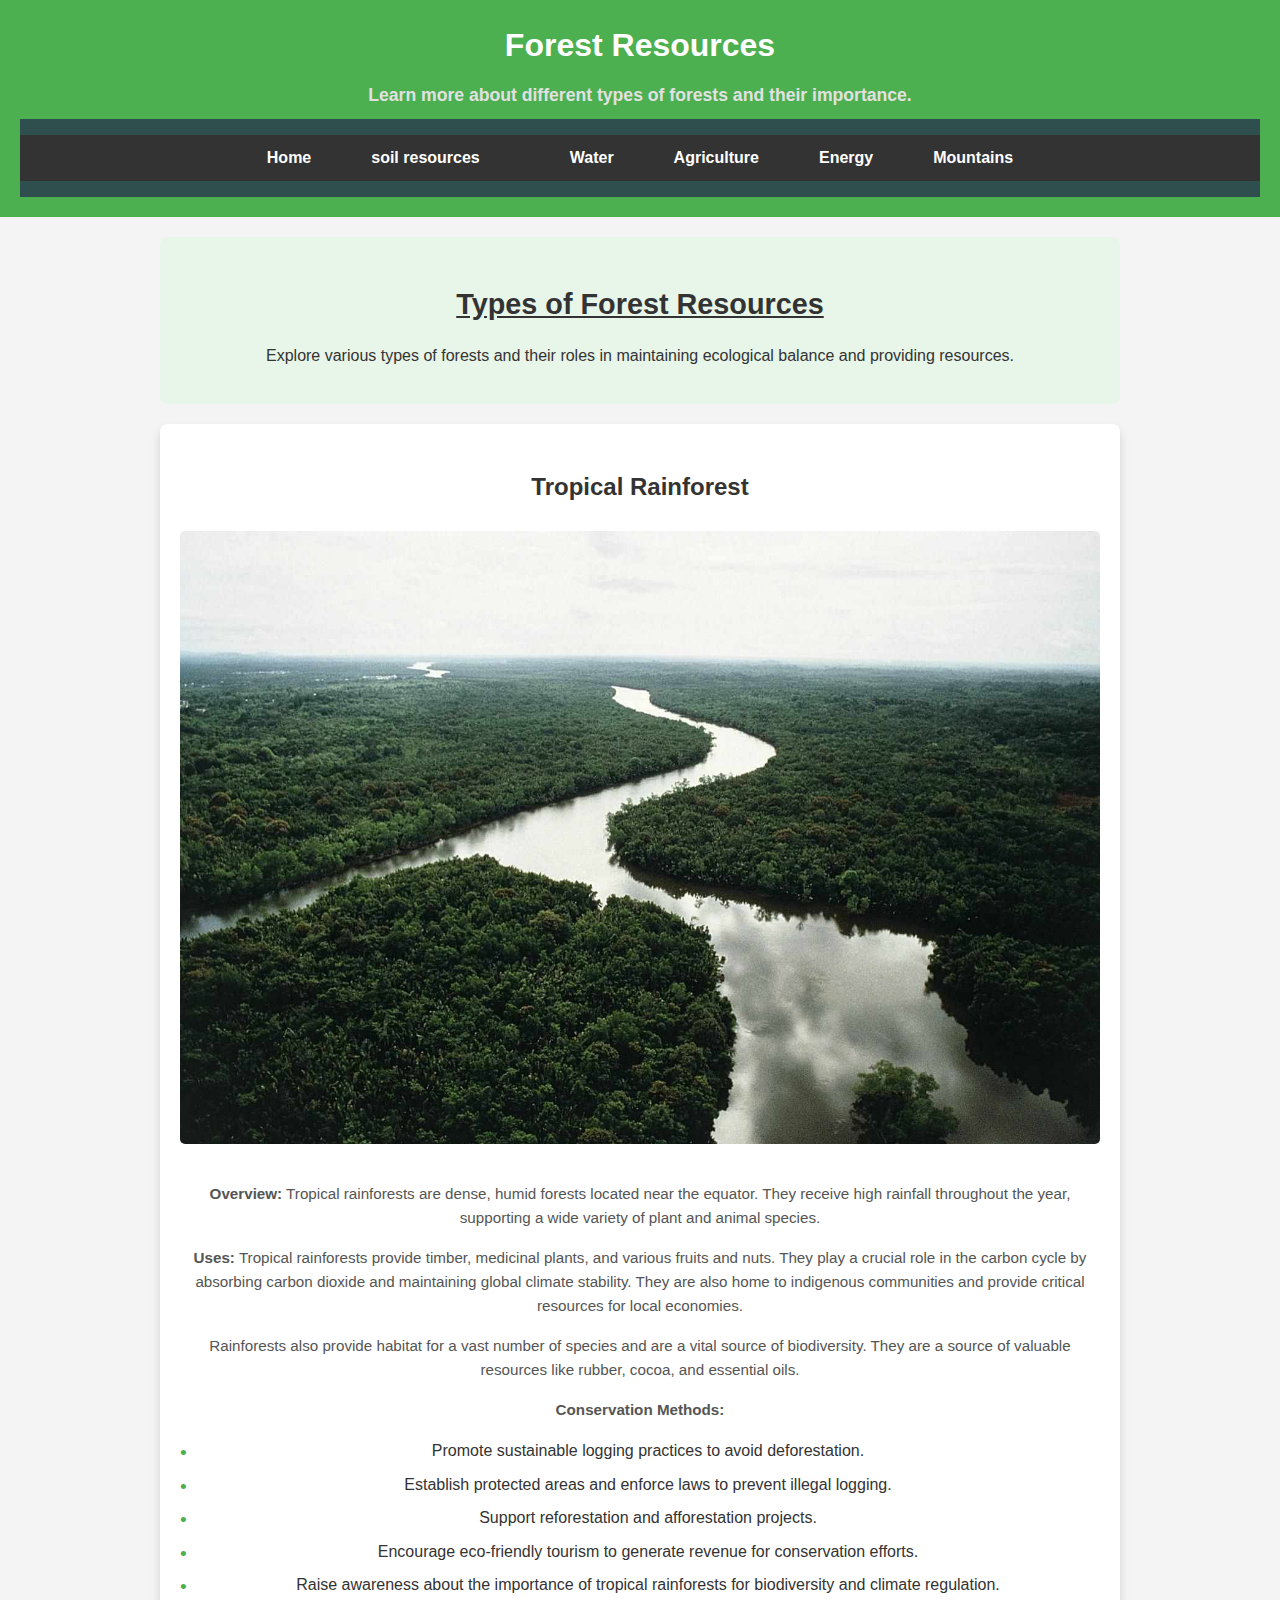
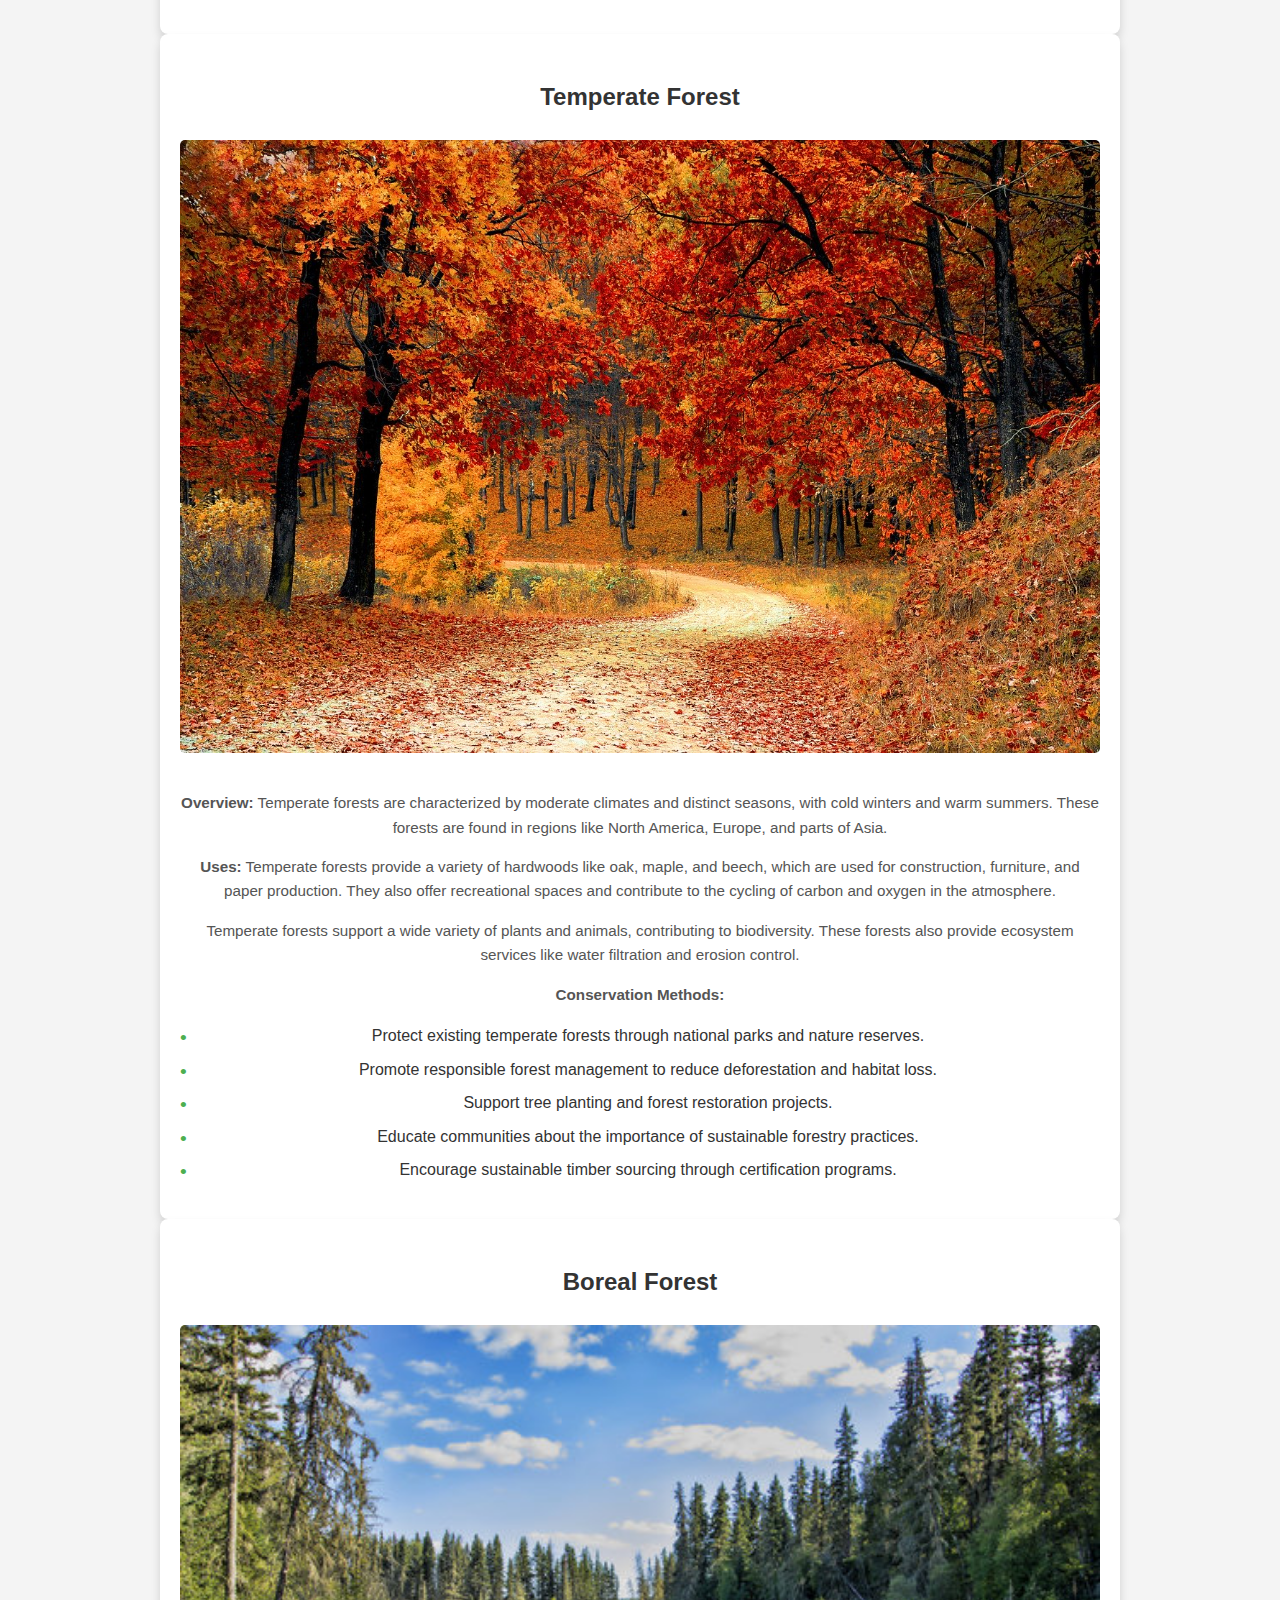
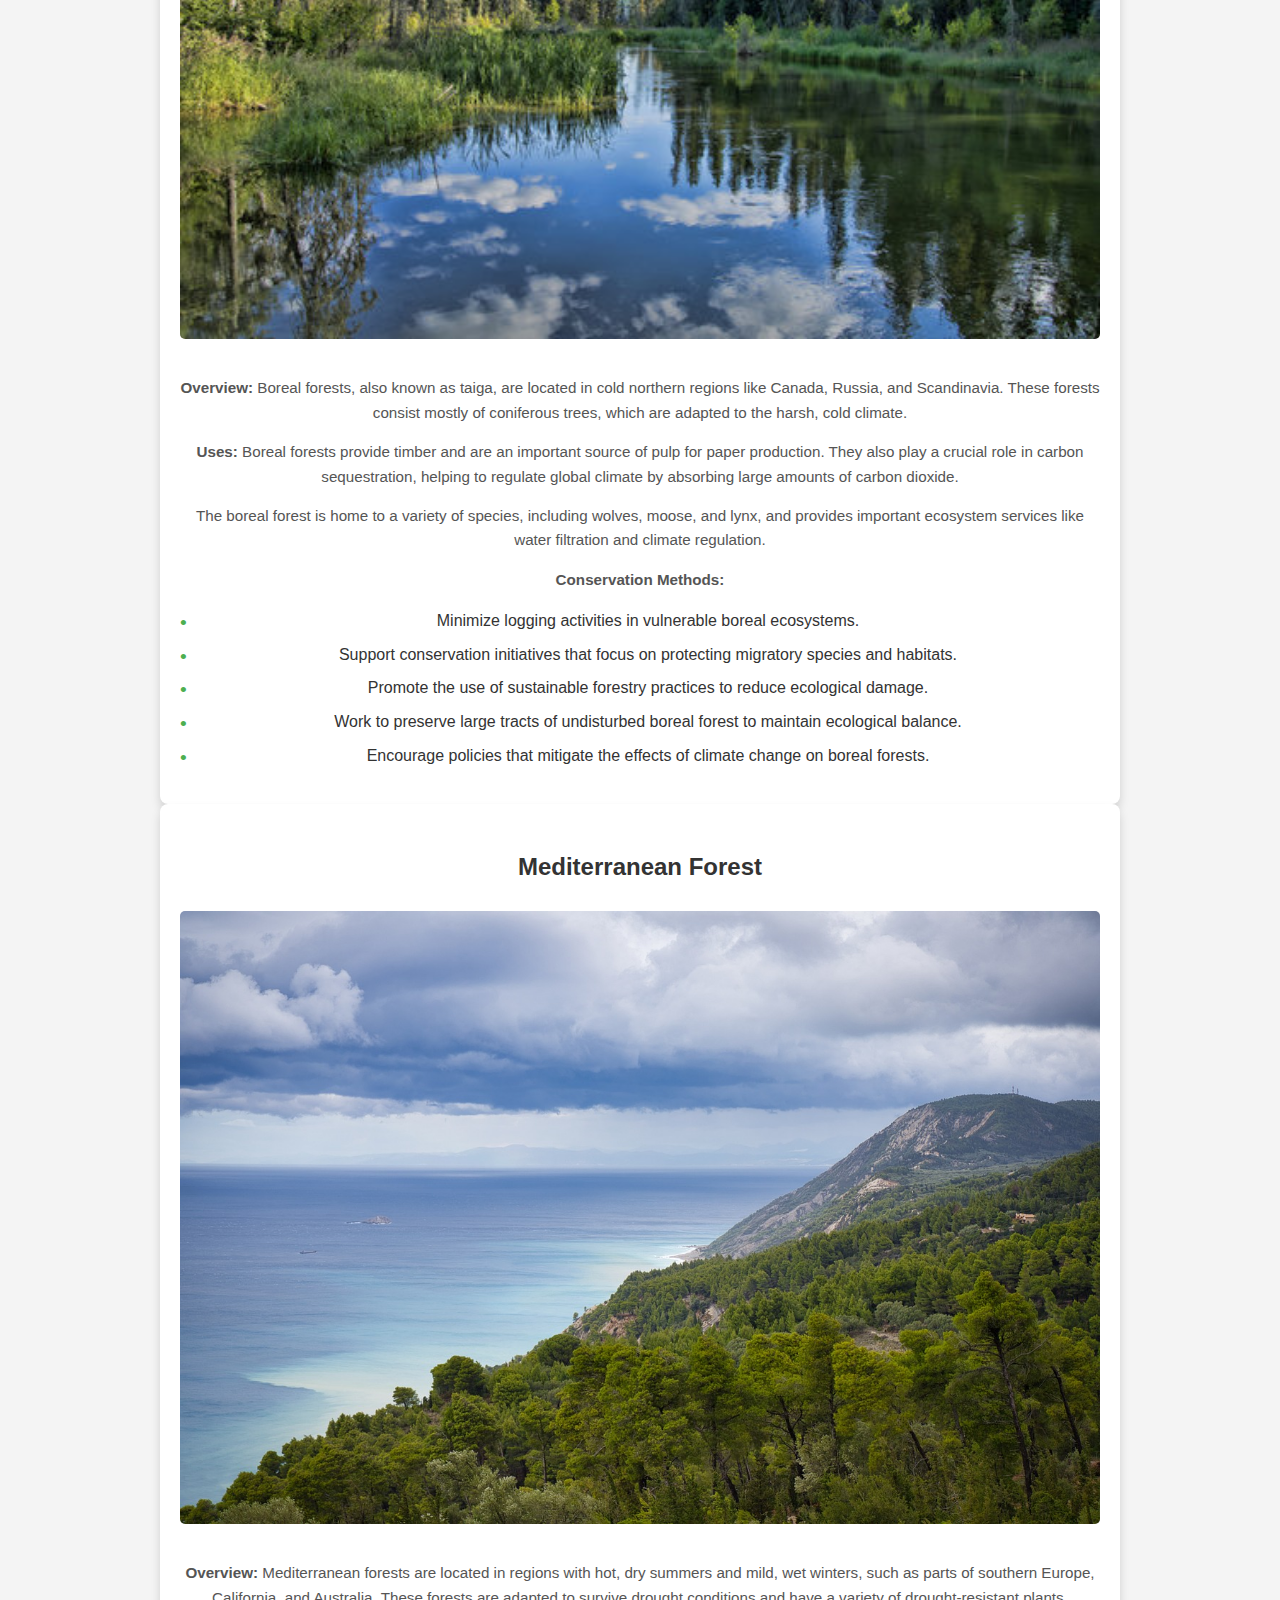
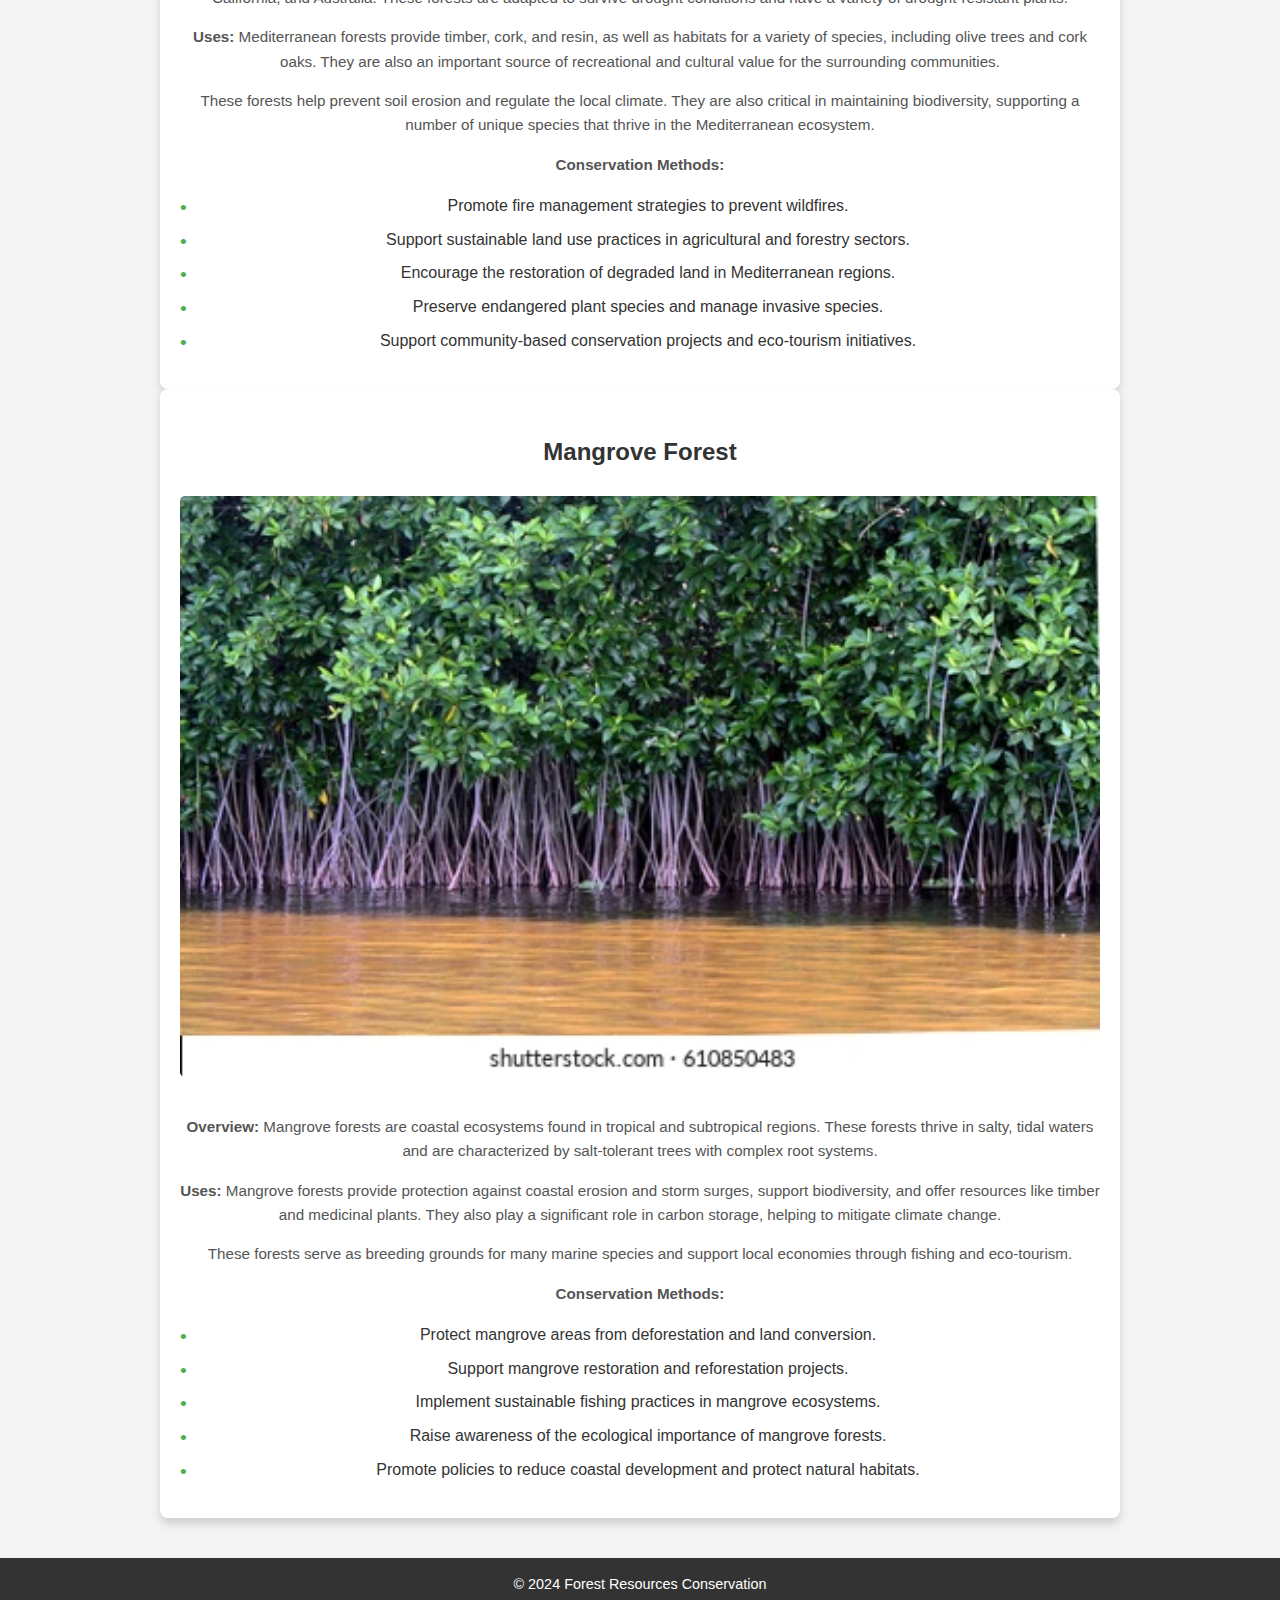
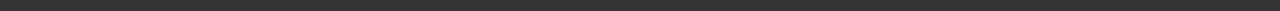
<file: forest.html>
<!DOCTYPE html>
<html lang="en">
<head>
  <meta charset="UTF-8">
  <meta name="viewport" content="width=device-width, initial-scale=1.0">
  <title>Forest Resources</title>
  <link rel="stylesheet" href="styles.css">
</head>
<body>
  <header>
   <h1>Forest Resources</h1>
    <p>Learn more about different types of forests and their importance.</p>

    <!-- Navigation Bar -->
    <nav>
      <ul>
        <li><a href="index.html">Home</a></li>
        <li><a href="soil.html">soil resources</li>
        <li><a href="water.html">Water</a></li>
        <li><a href="agriculture.html">Agriculture</a></li>
        <li><a href="energy.html">Energy</a></li>
        <li><a href="mountains.html">Mountains</a></li>
      </ul>
    </nav>
  </header>

  <main>
 <center>  <section class="intro">
      <b><center><u><h2>Types of Forest Resources</h2></u></center></b>
      <p>Explore various types of forests and their roles in maintaining ecological balance and providing resources.</p>
    </section>

    <!-- Forest Resource Sections -->
    <section class="forest-types">
        <!-- Tropical Rainforest -->
        <article class="forest-card">
            <article class="soil-card">
                <h3>Tropical Rainforest</h3>
                <img src="./images/tropical.jpeg" alt="Loam Soil">
          
         
          <p><strong>Overview:</strong> Tropical rainforests are dense, humid forests located near the equator. They receive high rainfall throughout the year, supporting a wide variety of plant and animal species.</p>
          <p><strong>Uses:</strong> Tropical rainforests provide timber, medicinal plants, and various fruits and nuts. They play a crucial role in the carbon cycle by absorbing carbon dioxide and maintaining global climate stability. They are also home to indigenous communities and provide critical resources for local economies.</p>
          <p>Rainforests also provide habitat for a vast number of species and are a vital source of biodiversity. They are a source of valuable resources like rubber, cocoa, and essential oils.</p>
          <p><strong>Conservation Methods:</strong></p>
          <ul>
            <li>Promote sustainable logging practices to avoid deforestation.</li>
            <li>Establish protected areas and enforce laws to prevent illegal logging.</li>
            <li>Support reforestation and afforestation projects.</li>
            <li>Encourage eco-friendly tourism to generate revenue for conservation efforts.</li>
            <li>Raise awareness about the importance of tropical rainforests for biodiversity and climate regulation.</li>
          </ul>
        </article></center> 

        <!-- Temperate Forest -->
        <center>  
        <article class="forest-card">
            <article class="soil-card">
                
                
                <h3>Temperate Forest</h3>

          <img src="./images/temparate.jpg" alt="Temperate Forest">
          <p><strong>Overview:</strong> Temperate forests are characterized by moderate climates and distinct seasons, with cold winters and warm summers. These forests are found in regions like North America, Europe, and parts of Asia.</p>
          <p><strong>Uses:</strong> Temperate forests provide a variety of hardwoods like oak, maple, and beech, which are used for construction, furniture, and paper production. They also offer recreational spaces and contribute to the cycling of carbon and oxygen in the atmosphere.</p>
          <p>Temperate forests support a wide variety of plants and animals, contributing to biodiversity. These forests also provide ecosystem services like water filtration and erosion control.</p>
          <p><strong>Conservation Methods:</strong></p>
          <ul>
            <li>Protect existing temperate forests through national parks and nature reserves.</li>
            <li>Promote responsible forest management to reduce deforestation and habitat loss.</li>
            <li>Support tree planting and forest restoration projects.</li>
            <li>Educate communities about the importance of sustainable forestry practices.</li>
            <li>Encourage sustainable timber sourcing through certification programs.</li>
          </ul>
        </article>
        </center>

        <!-- Boreal Forest -->
        <center>
        <article class="forest-card">
            <article class="soil-card">
          <h3>Boreal Forest</h3>
          <img src="./images/boreal.jpg" alt="Boreal Forest">
          <p><strong>Overview:</strong> Boreal forests, also known as taiga, are located in cold northern regions like Canada, Russia, and Scandinavia. These forests consist mostly of coniferous trees, which are adapted to the harsh, cold climate.</p>
          <p><strong>Uses:</strong> Boreal forests provide timber and are an important source of pulp for paper production. They also play a crucial role in carbon sequestration, helping to regulate global climate by absorbing large amounts of carbon dioxide.</p>
          <p>The boreal forest is home to a variety of species, including wolves, moose, and lynx, and provides important ecosystem services like water filtration and climate regulation.</p>
          <p><strong>Conservation Methods:</strong></p>
          <ul>
            <li>Minimize logging activities in vulnerable boreal ecosystems.</li>
            <li>Support conservation initiatives that focus on protecting migratory species and habitats.</li>
            <li>Promote the use of sustainable forestry practices to reduce ecological damage.</li>
            <li>Work to preserve large tracts of undisturbed boreal forest to maintain ecological balance.</li>
            <li>Encourage policies that mitigate the effects of climate change on boreal forests.</li>
          </ul>
        </article>
        </center>

        <!-- Mediterranean Forest -->
        <center>  
        <article class="forest-card">
            <article class="soil-card">
          <h3>Mediterranean Forest</h3>
          <img src="./images/meditearran.jpg" alt="Mediterranean Forest">
          <p><strong>Overview:</strong> Mediterranean forests are located in regions with hot, dry summers and mild, wet winters, such as parts of southern Europe, California, and Australia. These forests are adapted to survive drought conditions and have a variety of drought-resistant plants.</p>
          <p><strong>Uses:</strong> Mediterranean forests provide timber, cork, and resin, as well as habitats for a variety of species, including olive trees and cork oaks. They are also an important source of recreational and cultural value for the surrounding communities.</p>
          <p>These forests help prevent soil erosion and regulate the local climate. They are also critical in maintaining biodiversity, supporting a number of unique species that thrive in the Mediterranean ecosystem.</p>
          <p><strong>Conservation Methods:</strong></p>
          <ul>
            <li>Promote fire management strategies to prevent wildfires.</li>
            <li>Support sustainable land use practices in agricultural and forestry sectors.</li>
            <li>Encourage the restoration of degraded land in Mediterranean regions.</li>
            <li>Preserve endangered plant species and manage invasive species.</li>
            <li>Support community-based conservation projects and eco-tourism initiatives.</li>
          </ul>
        </article>
        </center>

        <!-- Mangrove Forest -->
        <center>  
        <article class="forest-card">
            <article class="soil-card">
          <h3>Mangrove Forest</h3>
          <img src="./images/mangrove.webp" alt="Mangrove Forest">
          <p><strong>Overview:</strong> Mangrove forests are coastal ecosystems found in tropical and subtropical regions. These forests thrive in salty, tidal waters and are characterized by salt-tolerant trees with complex root systems.</p>
          <p><strong>Uses:</strong> Mangrove forests provide protection against coastal erosion and storm surges, support biodiversity, and offer resources like timber and medicinal plants. They also play a significant role in carbon storage, helping to mitigate climate change.</p>
          <p>These forests serve as breeding grounds for many marine species and support local economies through fishing and eco-tourism.</p>
          <p><strong>Conservation Methods:</strong></p>
          <ul>
            <li>Protect mangrove areas from deforestation and land conversion.</li>
            <li>Support mangrove restoration and reforestation projects.</li>
            <li>Implement sustainable fishing practices in mangrove ecosystems.</li>
            <li>Raise awareness of the ecological importance of mangrove forests.</li>
            <li>Promote policies to reduce coastal development and protect natural habitats.</li>
          </ul>
        </article>
        </center>
    </section>
  </main>

  <footer id="copy">
    <p>&copy; 2024 Forest Resources Conservation</p>
  </footer>
</body>
</html>
</file>
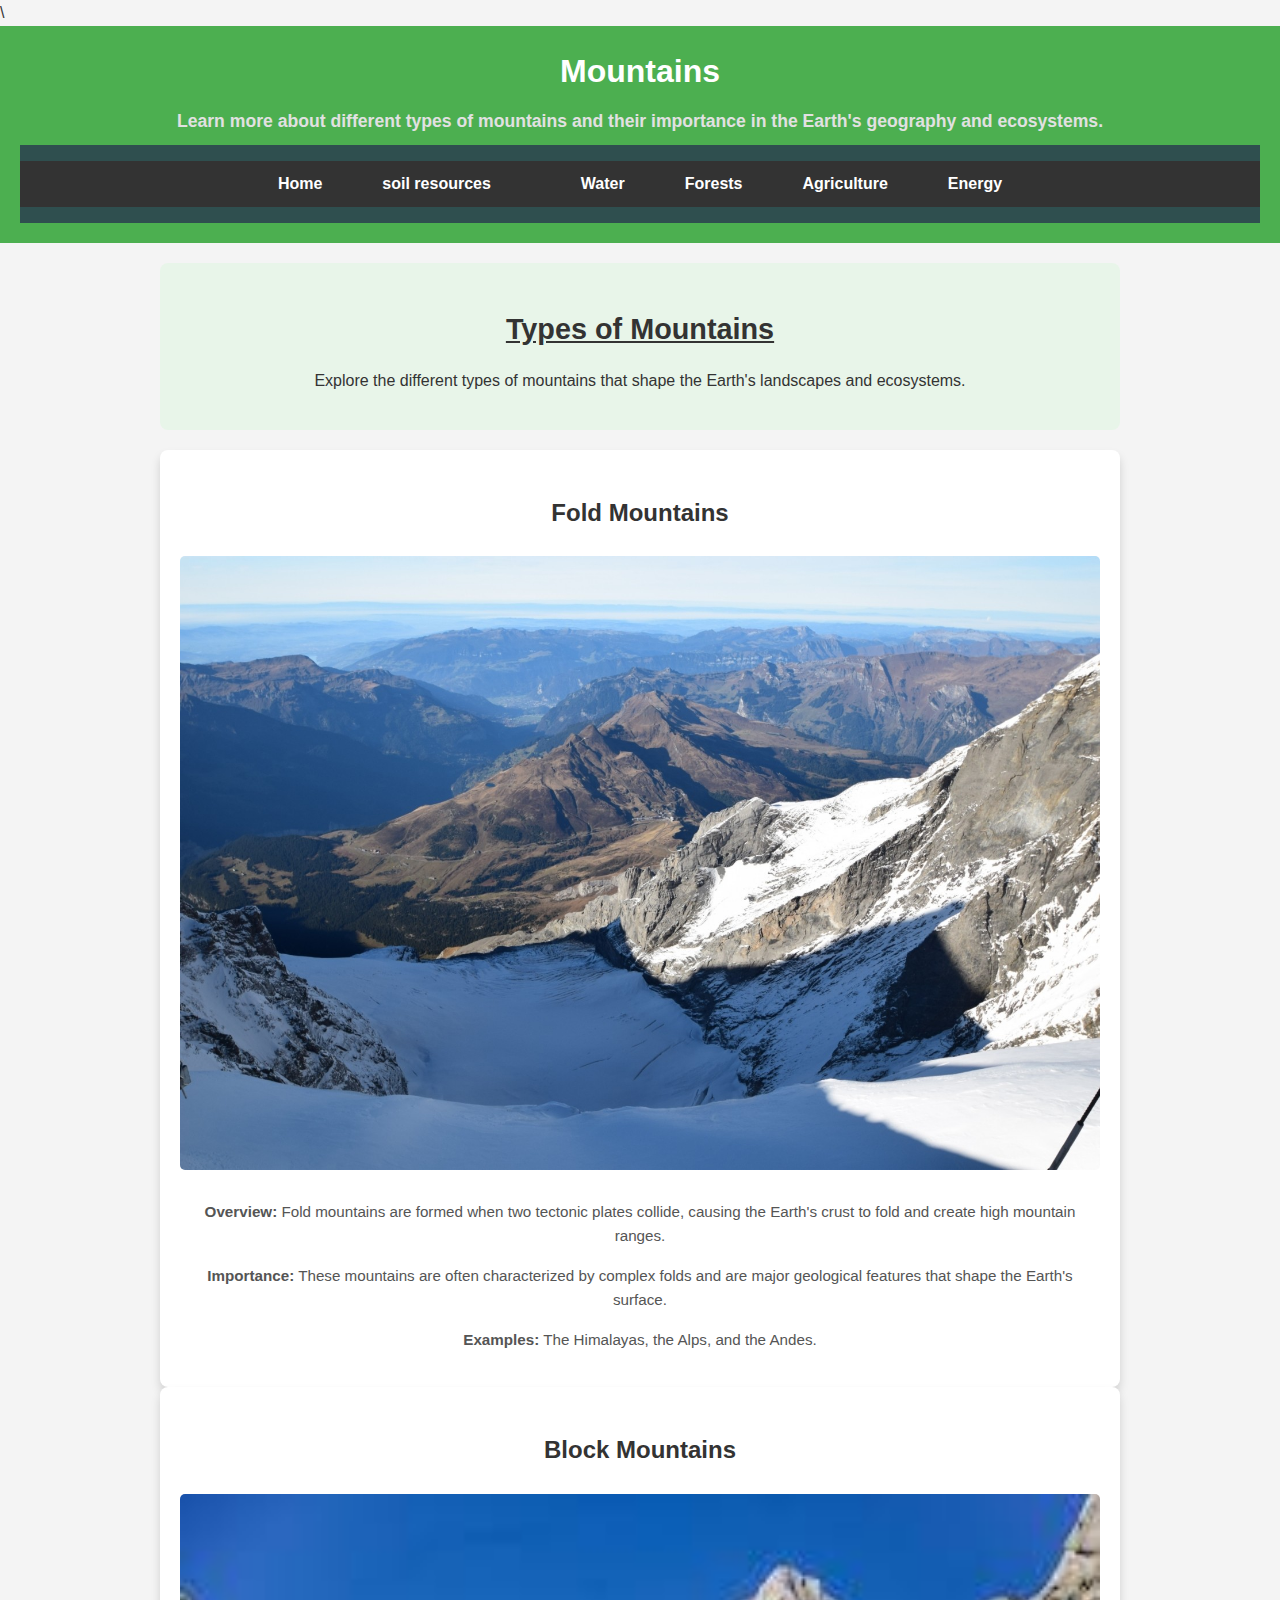
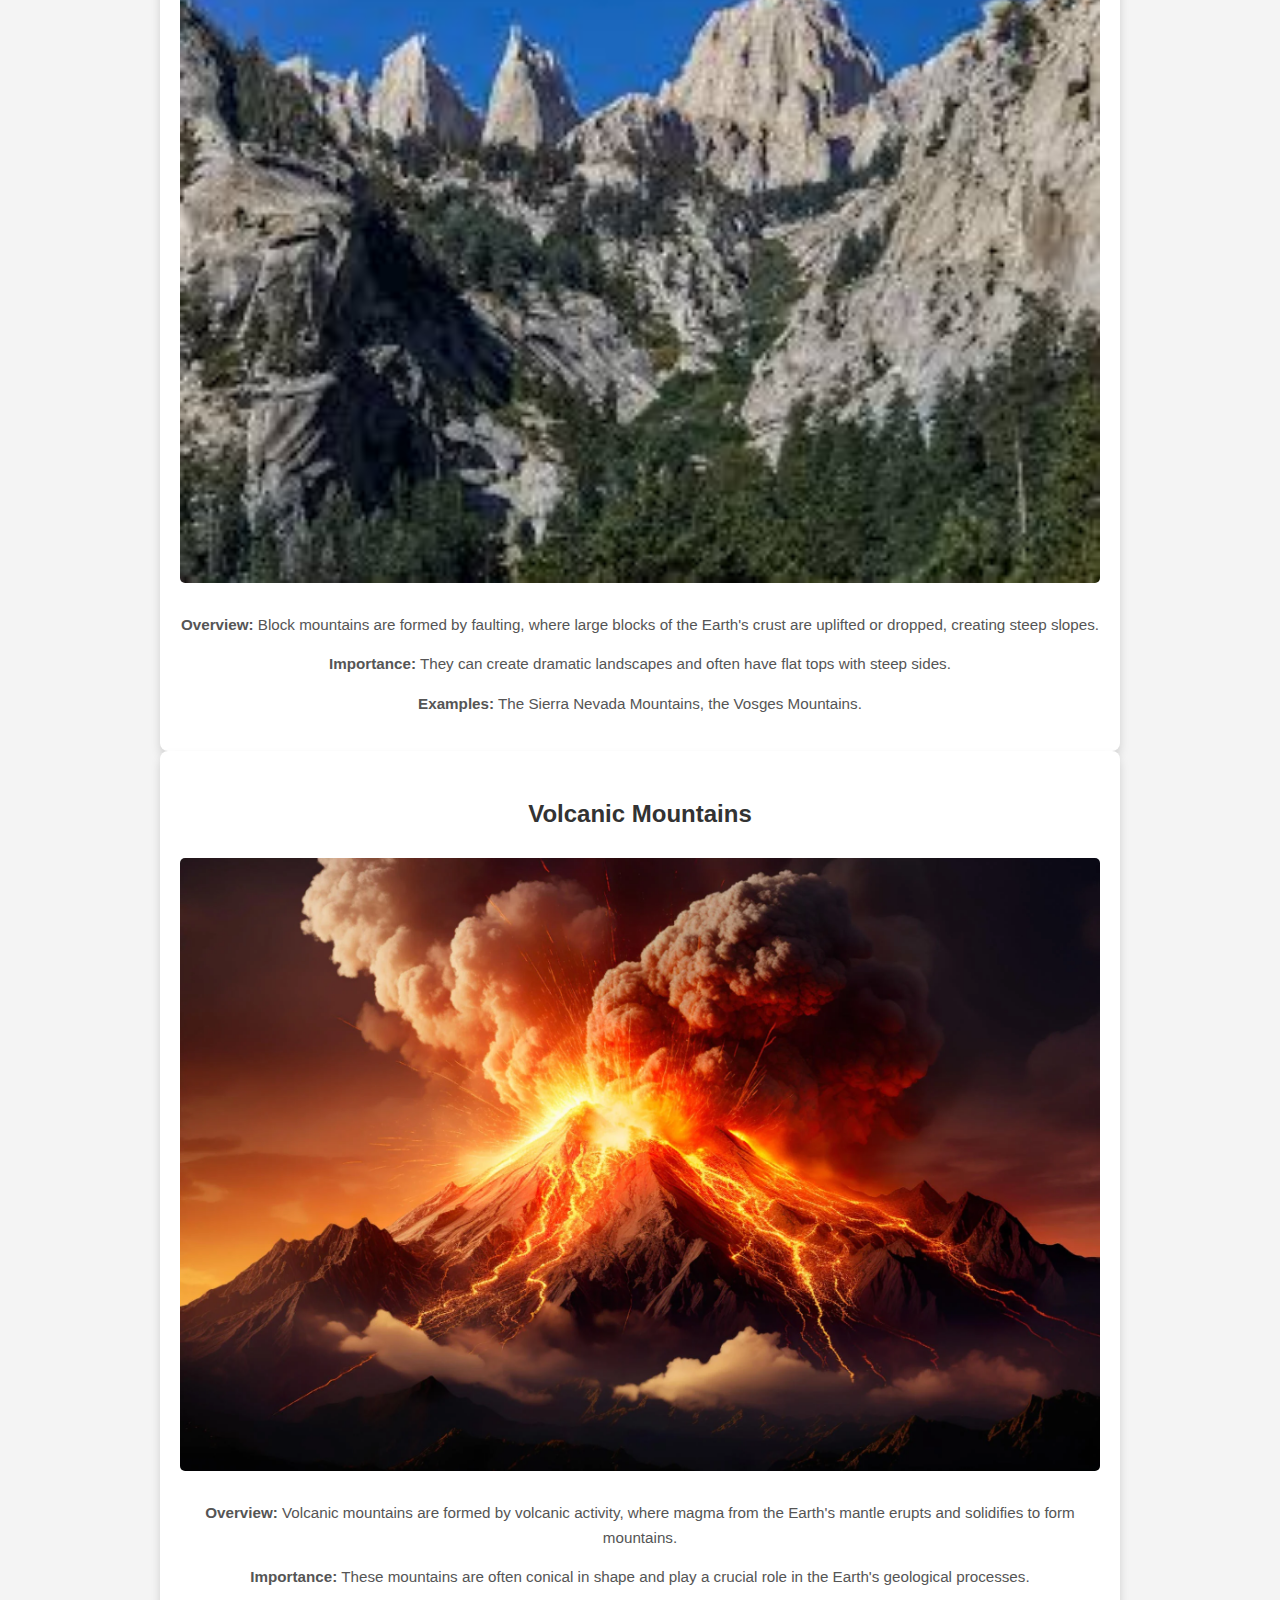
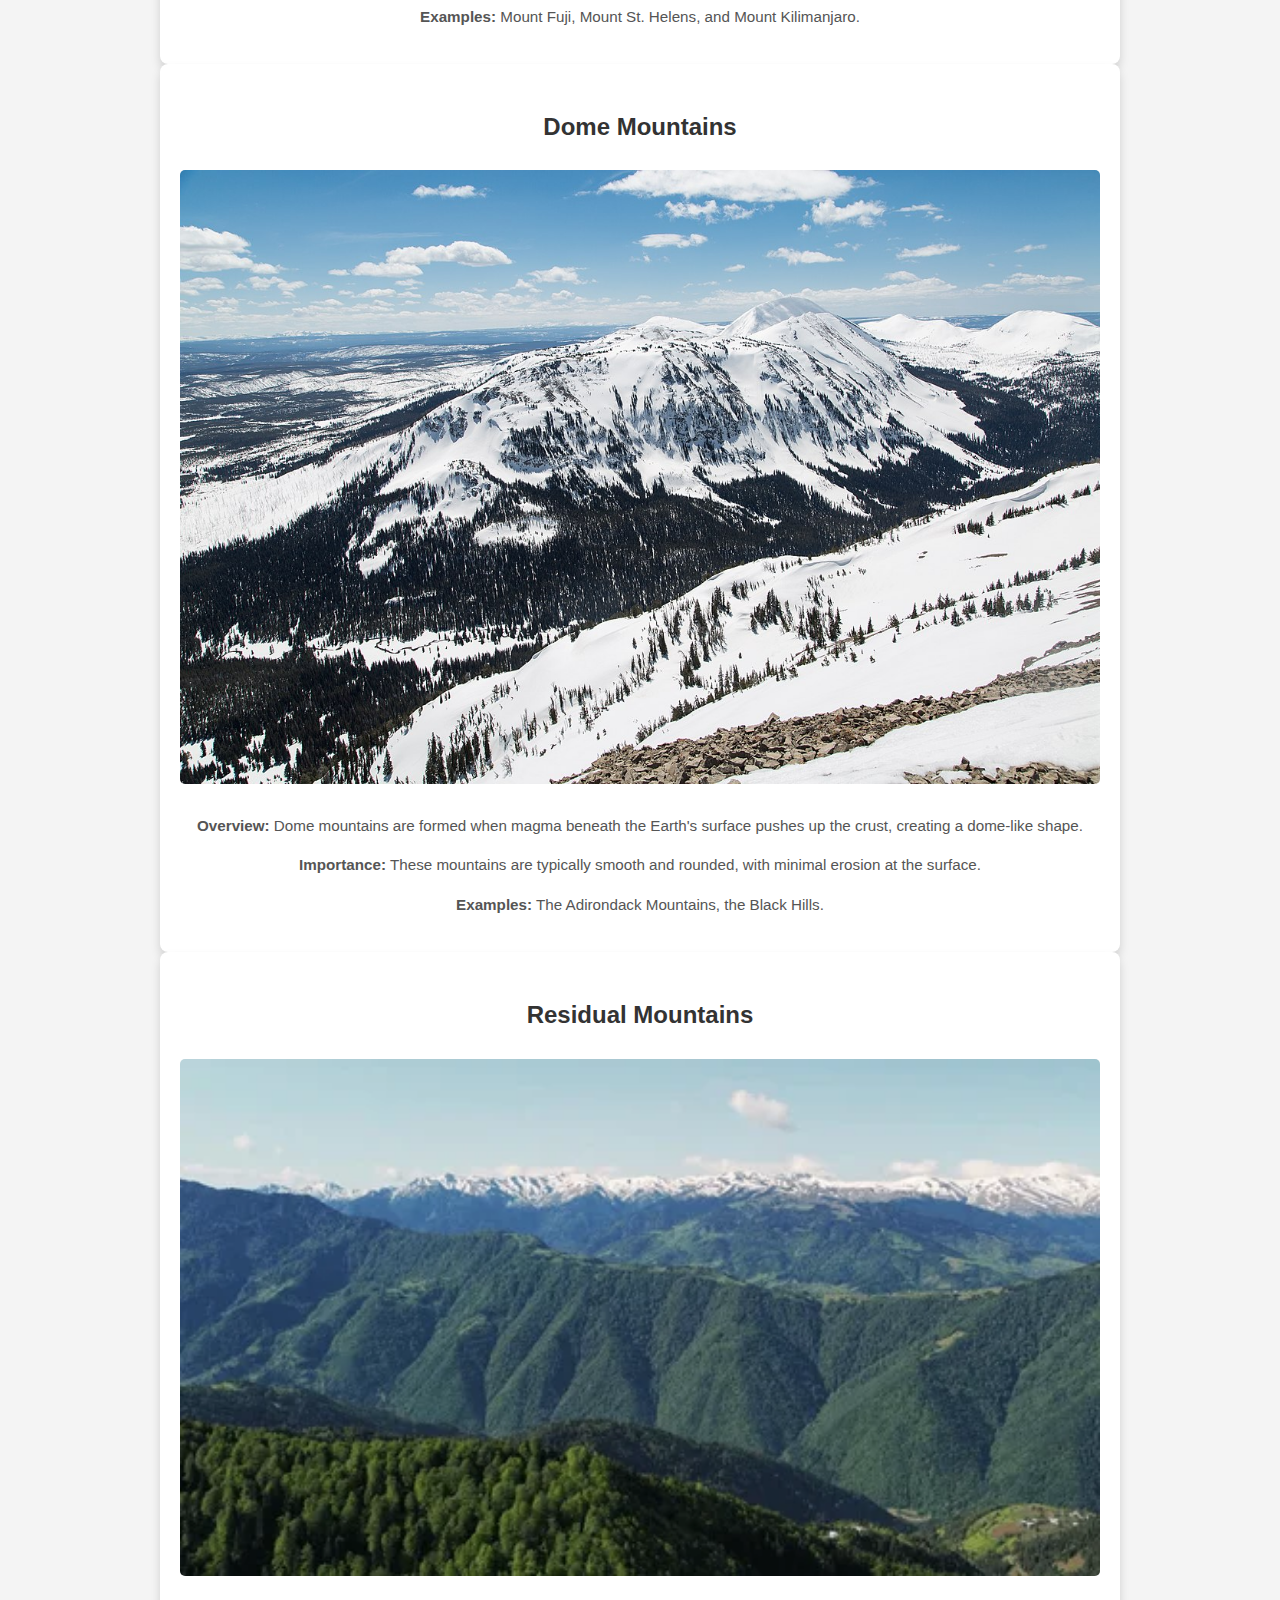
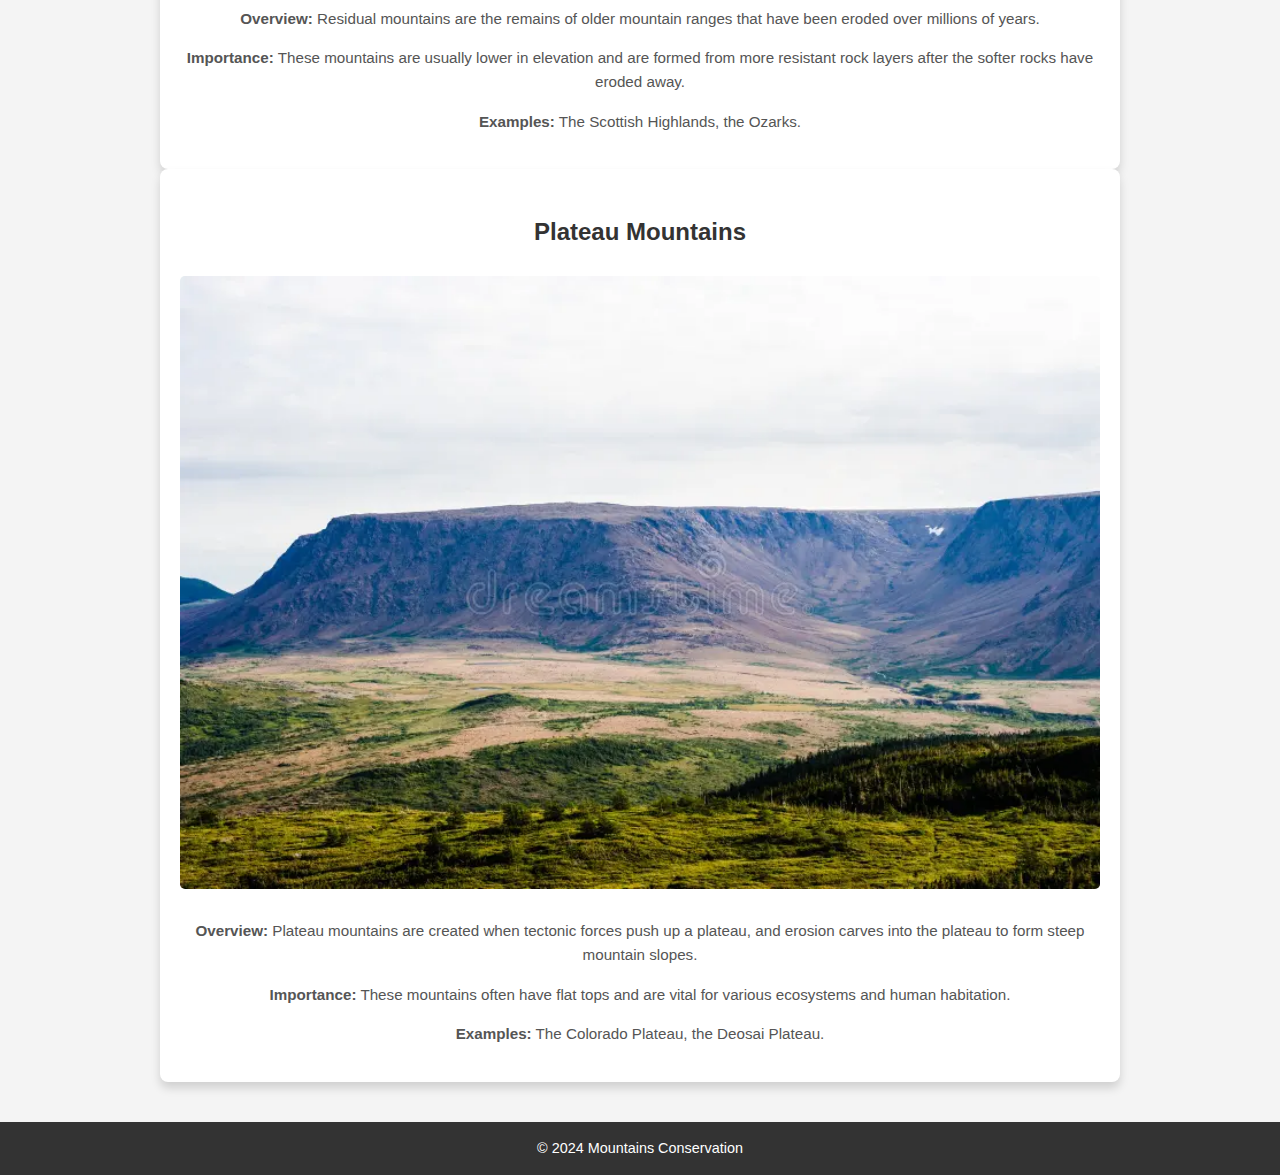
<file: mountains.html>
\<!DOCTYPE html>
<html lang="en">
<head>
  <meta charset="UTF-8">
  <meta name="viewport" content="width=device-width, initial-scale=1.0">
  <title>Mountains</title>
  <link rel="stylesheet" href="styles.css">
</head>
<body>
  <header>
    <h1>Mountains</h1>
    <p>Learn more about different types of mountains and their importance in the Earth's geography and ecosystems.</p>

    <!-- Navigation Bar -->
    <nav>
      <ul>
        <li><a href="index.html">Home</a></li>
        <li><a href="soil.html">soil resources</li>
        <li><a href="water.html">Water</a></li>
        <li><a href="forest.html">Forests</a></li>
        <li><a href="agriculture.html">Agriculture</a></li>
        <li><a href="energy.html">Energy</a></li>
    
        
      </ul>
    </nav>
  </header>

  <main>
    <center>
      <section class="intro">
        <b><center><u><h2>Types of Mountains</h2></u></center></b>
        <p>Explore the different types of mountains that shape the Earth's landscapes and ecosystems.</p>
      </section>

    <!-- Mountains Sections -->
    <section class="mountains">

        <!-- Fold Mountains -->
        <article class="mountain-card">
          <article class="mountain-type-card">
            <article class="soil-card">
            <h3>Fold Mountains</h3>
            <img src="./images/fold mountains.jpg" alt="Fold Mountains">
            <p><strong>Overview:</strong> Fold mountains are formed when two tectonic plates collide, causing the Earth's crust to fold and create high mountain ranges.</p>
            <p><strong>Importance:</strong> These mountains are often characterized by complex folds and are major geological features that shape the Earth's surface.</p>
            <p><strong>Examples:</strong> The Himalayas, the Alps, and the Andes.</p>
          </article>
        </article>

        <!-- Block Mountains -->
        <article class="mountain-card">
          <article class="mountain-type-card">
            <article class="soil-card">
            <h3>Block Mountains</h3>
            <img src="./images/block mountains.jpeg" alt="Block Mountains">
            <p><strong>Overview:</strong> Block mountains are formed by faulting, where large blocks of the Earth's crust are uplifted or dropped, creating steep slopes.</p>
            <p><strong>Importance:</strong> They can create dramatic landscapes and often have flat tops with steep sides.</p>
            <p><strong>Examples:</strong> The Sierra Nevada Mountains, the Vosges Mountains.</p>
          </article>
        </article>

        <!-- Volcanic Mountains -->
        <article class="mountain-card">
          <article class="mountain-type-card">
            <article class="soil-card">
            <h3>Volcanic Mountains</h3>
            <img src="./images/volcanic mountains.webp" alt="Volcanic Mountains">
            <p><strong>Overview:</strong> Volcanic mountains are formed by volcanic activity, where magma from the Earth's mantle erupts and solidifies to form mountains.</p>
            <p><strong>Importance:</strong> These mountains are often conical in shape and play a crucial role in the Earth's geological processes.</p>
            <p><strong>Examples:</strong> Mount Fuji, Mount St. Helens, and Mount Kilimanjaro.</p>
          </article>
        </article>

        <!-- Dome Mountains -->
        <article class="mountain-card">
          <article class="mountain-type-card">
            <article class="soil-card">
            <h3>Dome Mountains</h3>
            <img src="./images/dome mountains.jpg" alt="Dome Mountains">
            <p><strong>Overview:</strong> Dome mountains are formed when magma beneath the Earth's surface pushes up the crust, creating a dome-like shape.</p>
            <p><strong>Importance:</strong> These mountains are typically smooth and rounded, with minimal erosion at the surface.</p>
            <p><strong>Examples:</strong> The Adirondack Mountains, the Black Hills.</p>
          </article>
        </article>

        <!-- Residual Mountains -->
        <article class="mountain-card">
          <article class="mountain-type-card">
            <article class="soil-card">
            <h3>Residual Mountains</h3>
            <img src="./images/resudial mounatains.webp" alt="Residual Mountains">
            <p><strong>Overview:</strong> Residual mountains are the remains of older mountain ranges that have been eroded over millions of years.</p>
            <p><strong>Importance:</strong> These mountains are usually lower in elevation and are formed from more resistant rock layers after the softer rocks have eroded away.</p>
            <p><strong>Examples:</strong> The Scottish Highlands, the Ozarks.</p>
          </article>
        </article>

        <!-- Plateau Mountains -->
        <article class="mountain-card">
          <article class="mountain-type-card">
            <article class="soil-card">
            <h3>Plateau Mountains</h3>
            <img src="./images/pleateau mountains.jpg" alt="Plateau Mountains">
            <p><strong>Overview:</strong> Plateau mountains are created when tectonic forces push up a plateau, and erosion carves into the plateau to form steep mountain slopes.</p>
            <p><strong>Importance:</strong> These mountains often have flat tops and are vital for various ecosystems and human habitation.</p>
            <p><strong>Examples:</strong> The Colorado Plateau, the Deosai Plateau.</p>
          </article>
        </article>

    </section>
  </main>

  <footer id="copy">
    <p>&copy; 2024 Mountains Conservation</p>
  </footer>
</body>
</html>
</file>
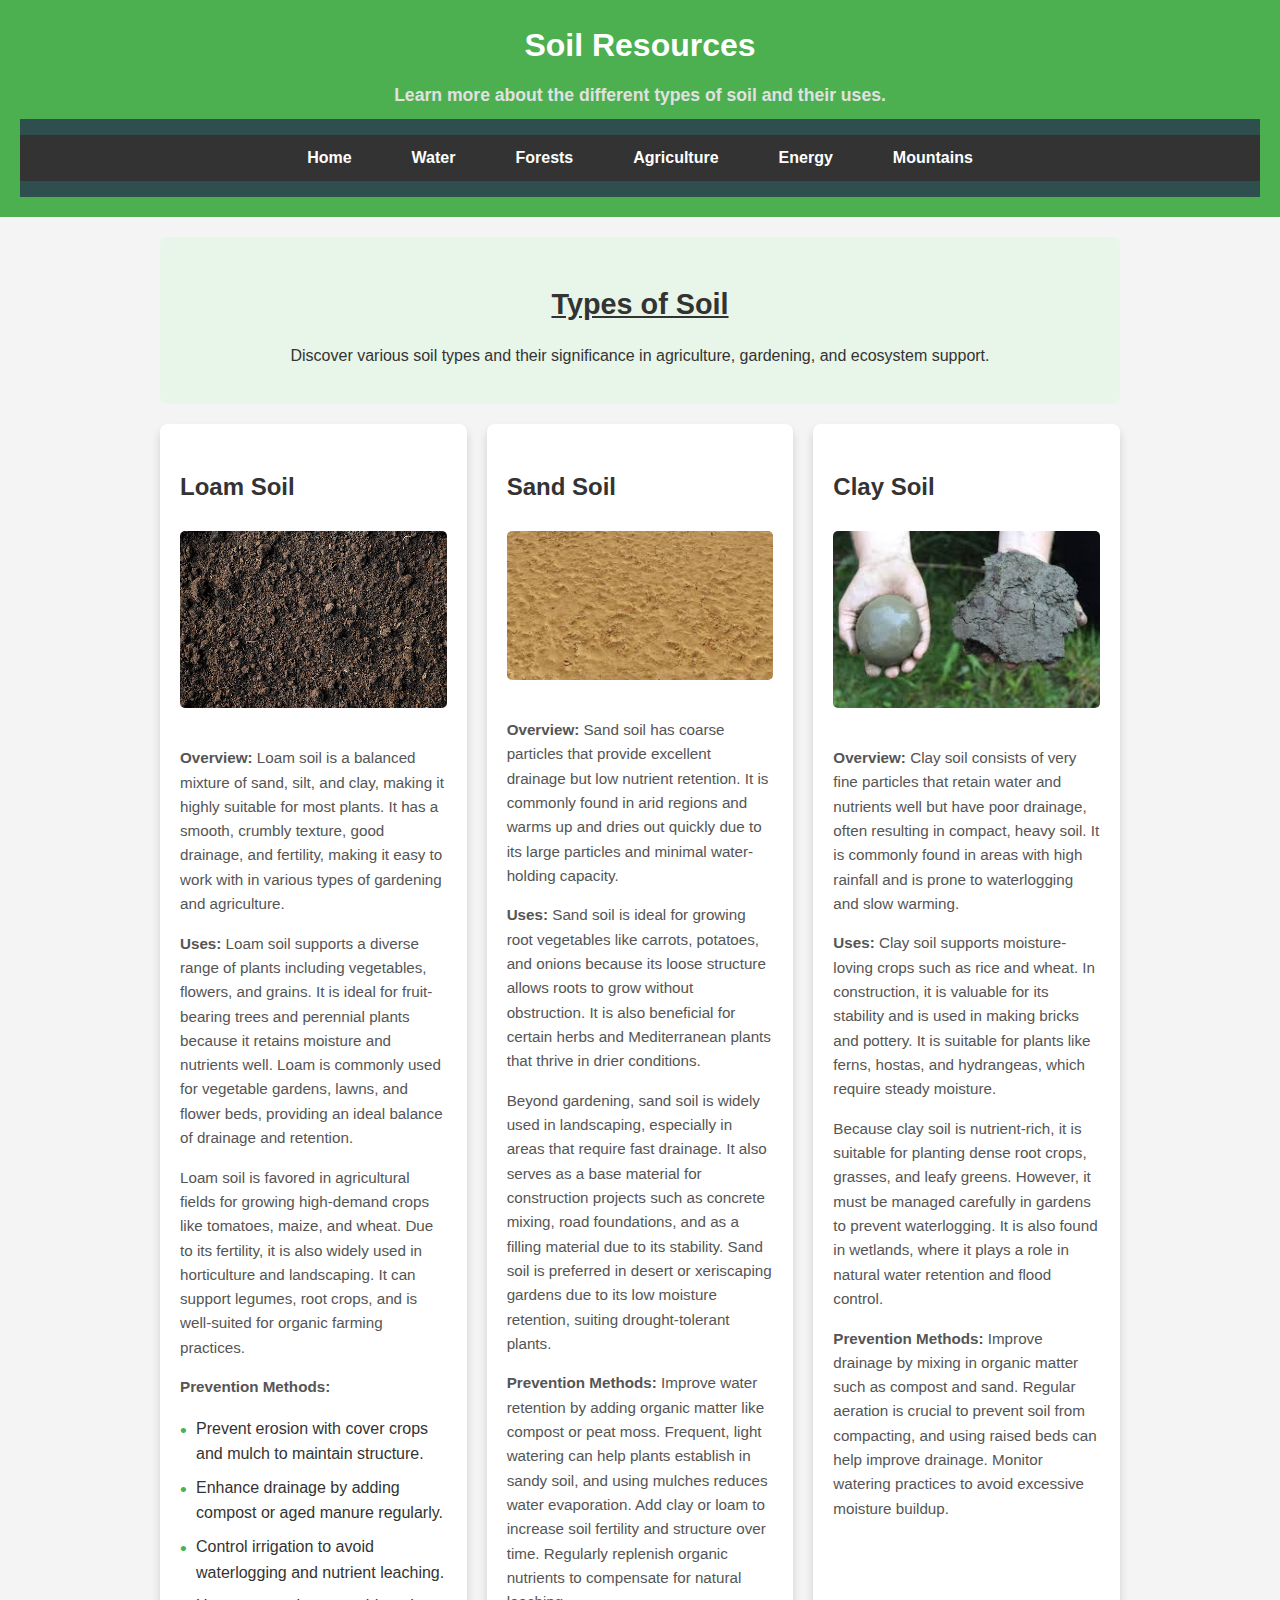
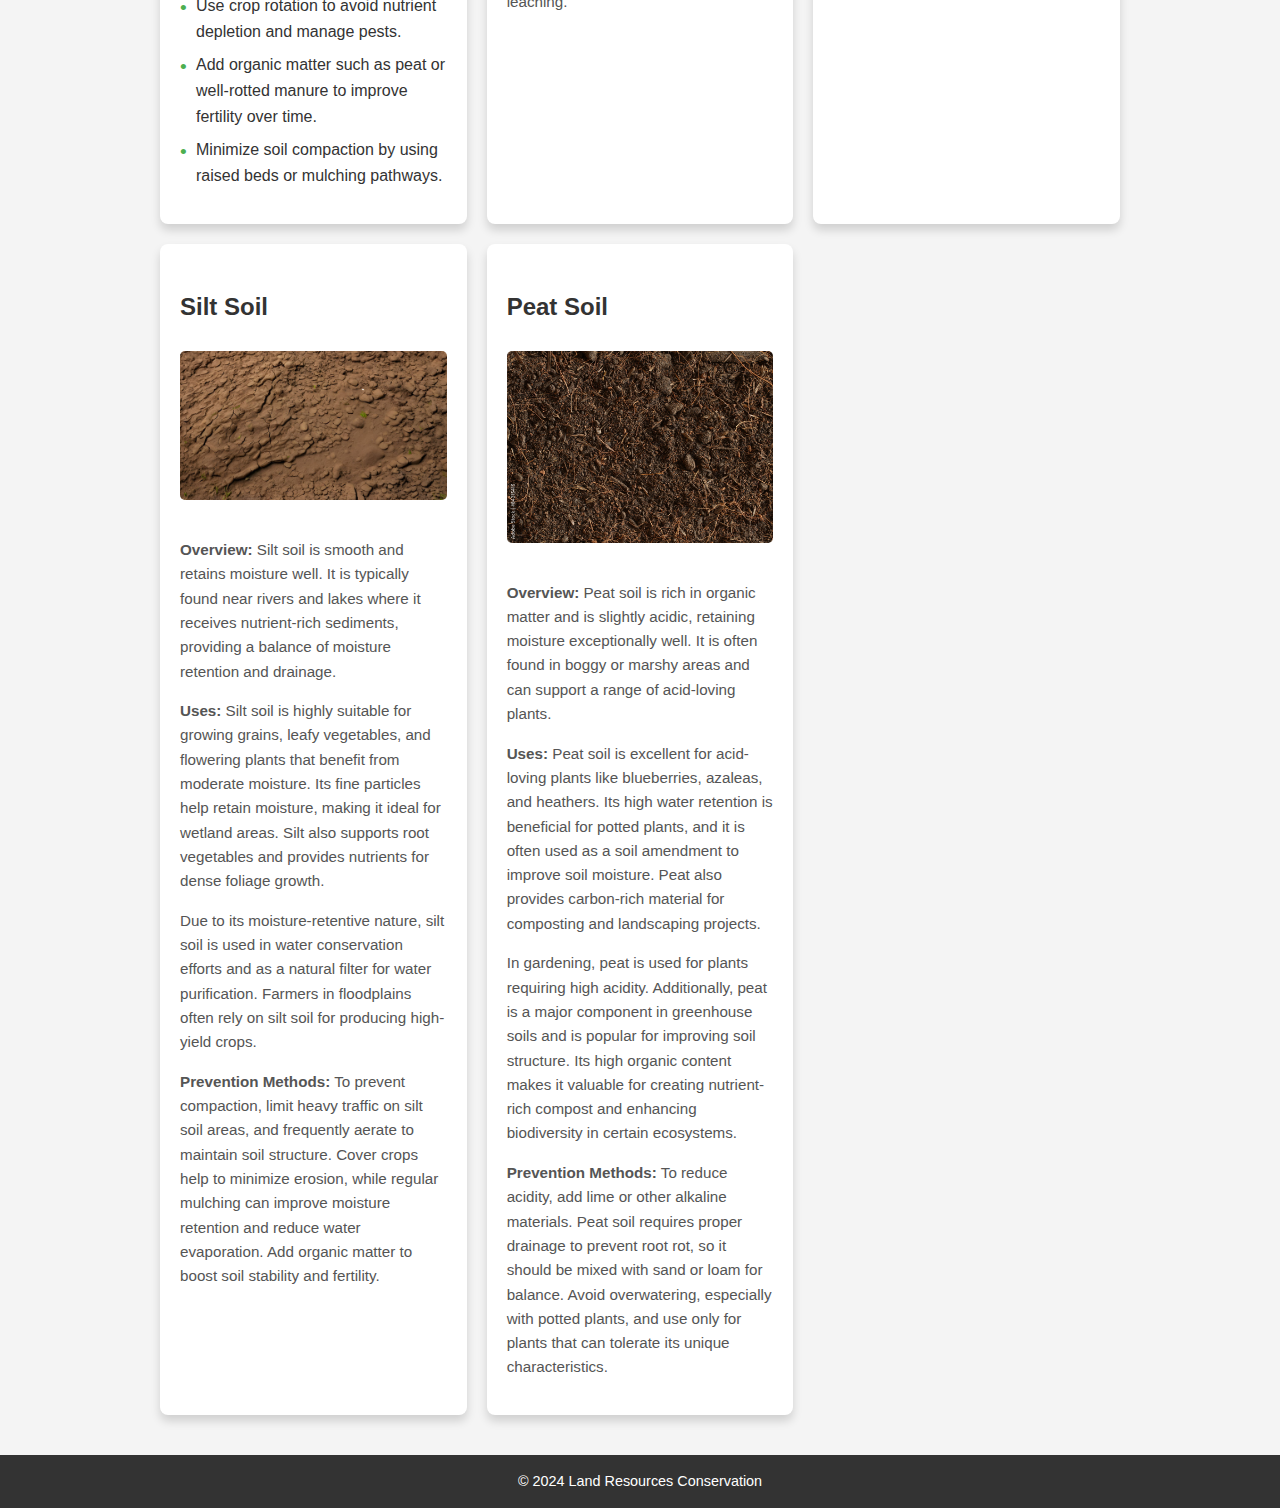
<file: soil.html>
<!DOCTYPE html>
<html lang="en">
<head>
  <meta charset="UTF-8">
  <meta name="viewport" content="width=device-width, initial-scale=1.0">
  <title>Soil Resources</title>
  <link rel="stylesheet" href="styles.css">
</head>
<body>
  <header>
   <h1>Soil Resources</h1>
    <p>Learn more about the different types of soil and their uses.</p>

    <!-- Navigation Bar -->
    <nav>
      <ul>
        <li><a href="index.html">Home</a></li>
        <li><a href="water.html">Water</a></li>
        <li><a href="forest.html">Forests</a></li>
        <li><a href="agriculture.html">Agriculture</a></li>
        <li><a href="energy.html">Energy</a></li>

        <li><a href="mountains.html">Mountains</a></li>
      </ul>
    </nav>
  </header>

  <main>
    <section class="intro">
      <b><center><u><h2>Types of Soil</h2></u></center></b>
      <p>Discover various soil types and their significance in agriculture, gardening, and ecosystem support.</p>
    </section>

    <!-- Soil Type Sections -->
    <section class="soil-types">
      <!-- Loam Soil -->
      <article class="soil-card">
        <class="soils">
        <h3>Loam Soil</h3>
        <img src="./images/loam soil.avif" alt="Loam Soil">
        <p><strong>Overview:</strong> Loam soil is a balanced mixture of sand, silt, and clay, making it highly suitable for most plants. It has a smooth, crumbly texture, good drainage, and fertility, making it easy to work with in various types of gardening and agriculture.</p>
        <p><strong>Uses:</strong> Loam soil supports a diverse range of plants including vegetables, flowers, and grains. It is ideal for fruit-bearing trees and perennial plants because it retains moisture and nutrients well. Loam is commonly used for vegetable gardens, lawns, and flower beds, providing an ideal balance of drainage and retention.</p>
        <p>Loam soil is favored in agricultural fields for growing high-demand crops like tomatoes, maize, and wheat. Due to its fertility, it is also widely used in horticulture and landscaping. It can support legumes, root crops, and is well-suited for organic farming practices.</p>
        <p><strong>Prevention Methods:</strong></p>
        <ul>
          <li>Prevent erosion with cover crops and mulch to maintain structure.</li>
          <li>Enhance drainage by adding compost or aged manure regularly.</li>
          <li>Control irrigation to avoid waterlogging and nutrient leaching.</li>
          <li>Use crop rotation to avoid nutrient depletion and manage pests.</li>
          <li>Add organic matter such as peat or well-rotted manure to improve fertility over time.</li>
          <li>Minimize soil compaction by using raised beds or mulching pathways.</li>
        </ul>
      </article></class>

      <!-- Sand Soil -->
      <article class="soil-card">
        <h3>Sand Soil</h3>
        <img src="./images/sandysoil.jpeg" alt="Sandy Soil">
        <p><strong>Overview:</strong> Sand soil has coarse particles that provide excellent drainage but low nutrient retention. It is commonly found in arid regions and warms up and dries out quickly due to its large particles and minimal water-holding capacity.</p>
        <p><strong>Uses:</strong> Sand soil is ideal for growing root vegetables like carrots, potatoes, and onions because its loose structure allows roots to grow without obstruction. It is also beneficial for certain herbs and Mediterranean plants that thrive in drier conditions.</p>
        <p>Beyond gardening, sand soil is widely used in landscaping, especially in areas that require fast drainage. It also serves as a base material for construction projects such as concrete mixing, road foundations, and as a filling material due to its stability. Sand soil is preferred in desert or xeriscaping gardens due to its low moisture retention, suiting drought-tolerant plants.</p>
        <p><strong>Prevention Methods:</strong> Improve water retention by adding organic matter like compost or peat moss. Frequent, light watering can help plants establish in sandy soil, and using mulches reduces water evaporation. Add clay or loam to increase soil fertility and structure over time. Regularly replenish organic nutrients to compensate for natural leaching.</p>
      </article>

      <!-- Clay Soil -->
      <article class="soil-card">
        <h3>Clay Soil</h3>
        <img src="./images/clay.jpeg" alt="Clay Soil">
        <p><strong>Overview:</strong> Clay soil consists of very fine particles that retain water and nutrients well but have poor drainage, often resulting in compact, heavy soil. It is commonly found in areas with high rainfall and is prone to waterlogging and slow warming.</p>
        <p><strong>Uses:</strong> Clay soil supports moisture-loving crops such as rice and wheat. In construction, it is valuable for its stability and is used in making bricks and pottery. It is suitable for plants like ferns, hostas, and hydrangeas, which require steady moisture.</p>
        <p>Because clay soil is nutrient-rich, it is suitable for planting dense root crops, grasses, and leafy greens. However, it must be managed carefully in gardens to prevent waterlogging. It is also found in wetlands, where it plays a role in natural water retention and flood control.</p>
        <p><strong>Prevention Methods:</strong> Improve drainage by mixing in organic matter such as compost and sand. Regular aeration is crucial to prevent soil from compacting, and using raised beds can help improve drainage. Monitor watering practices to avoid excessive moisture buildup.</p>
      </article>

      <!-- Silt Soil -->
      <article class="soil-card">
        <h3>Silt Soil</h3>
        <img src="./images/slit.jpg" alt="Silt Soil">
        <p><strong>Overview:</strong> Silt soil is smooth and retains moisture well. It is typically found near rivers and lakes where it receives nutrient-rich sediments, providing a balance of moisture retention and drainage.</p>
        <p><strong>Uses:</strong> Silt soil is highly suitable for growing grains, leafy vegetables, and flowering plants that benefit from moderate moisture. Its fine particles help retain moisture, making it ideal for wetland areas. Silt also supports root vegetables and provides nutrients for dense foliage growth.</p>
        <p>Due to its moisture-retentive nature, silt soil is used in water conservation efforts and as a natural filter for water purification. Farmers in floodplains often rely on silt soil for producing high-yield crops.</p>
        <p><strong>Prevention Methods:</strong> To prevent compaction, limit heavy traffic on silt soil areas, and frequently aerate to maintain soil structure. Cover crops help to minimize erosion, while regular mulching can improve moisture retention and reduce water evaporation. Add organic matter to boost soil stability and fertility.</p>
      </article>

      <!-- Peat Soil -->
      <article class="soil-card">
        <h3>Peat Soil</h3>
        <img src="./images/peat.jpg" alt="Peat Soil">
        <p><strong>Overview:</strong> Peat soil is rich in organic matter and is slightly acidic, retaining moisture exceptionally well. It is often found in boggy or marshy areas and can support a range of acid-loving plants.</p>
        <p><strong>Uses:</strong> Peat soil is excellent for acid-loving plants like blueberries, azaleas, and heathers. Its high water retention is beneficial for potted plants, and it is often used as a soil amendment to improve soil moisture. Peat also provides carbon-rich material for composting and landscaping projects.</p>
        <p>In gardening, peat is used for plants requiring high acidity. Additionally, peat is a major component in greenhouse soils and is popular for improving soil structure. Its high organic content makes it valuable for creating nutrient-rich compost and enhancing biodiversity in certain ecosystems.</p>
        <p><strong>Prevention Methods:</strong> To reduce acidity, add lime or other alkaline materials. Peat soil requires proper drainage to prevent root rot, so it should be mixed with sand or loam for balance. Avoid overwatering, especially with potted plants, and use only for plants that can tolerate its unique characteristics.</p>
      </article>
    </section>
  </main>

  <footer id="copy">
    <p>&copy; 2024 Land Resources Conservation</p>
  </footer>
</body>
</html>
</file>
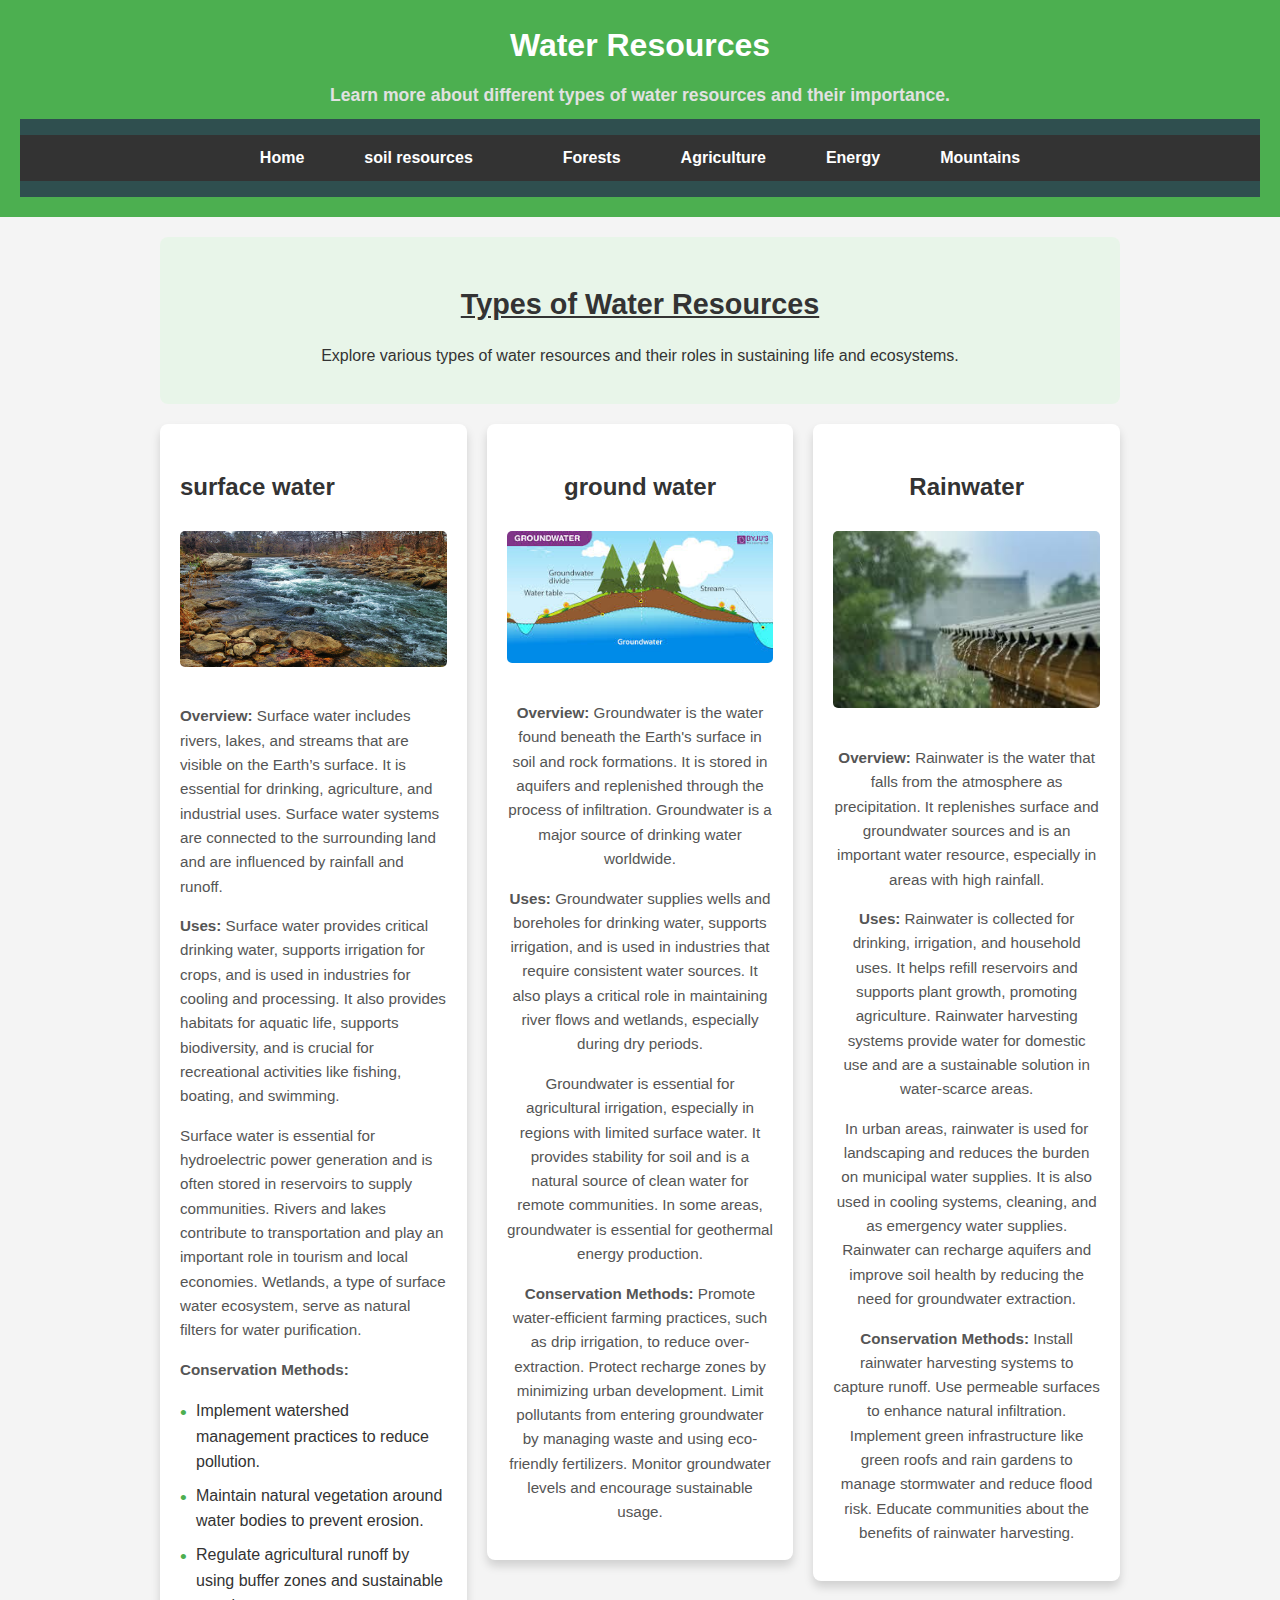
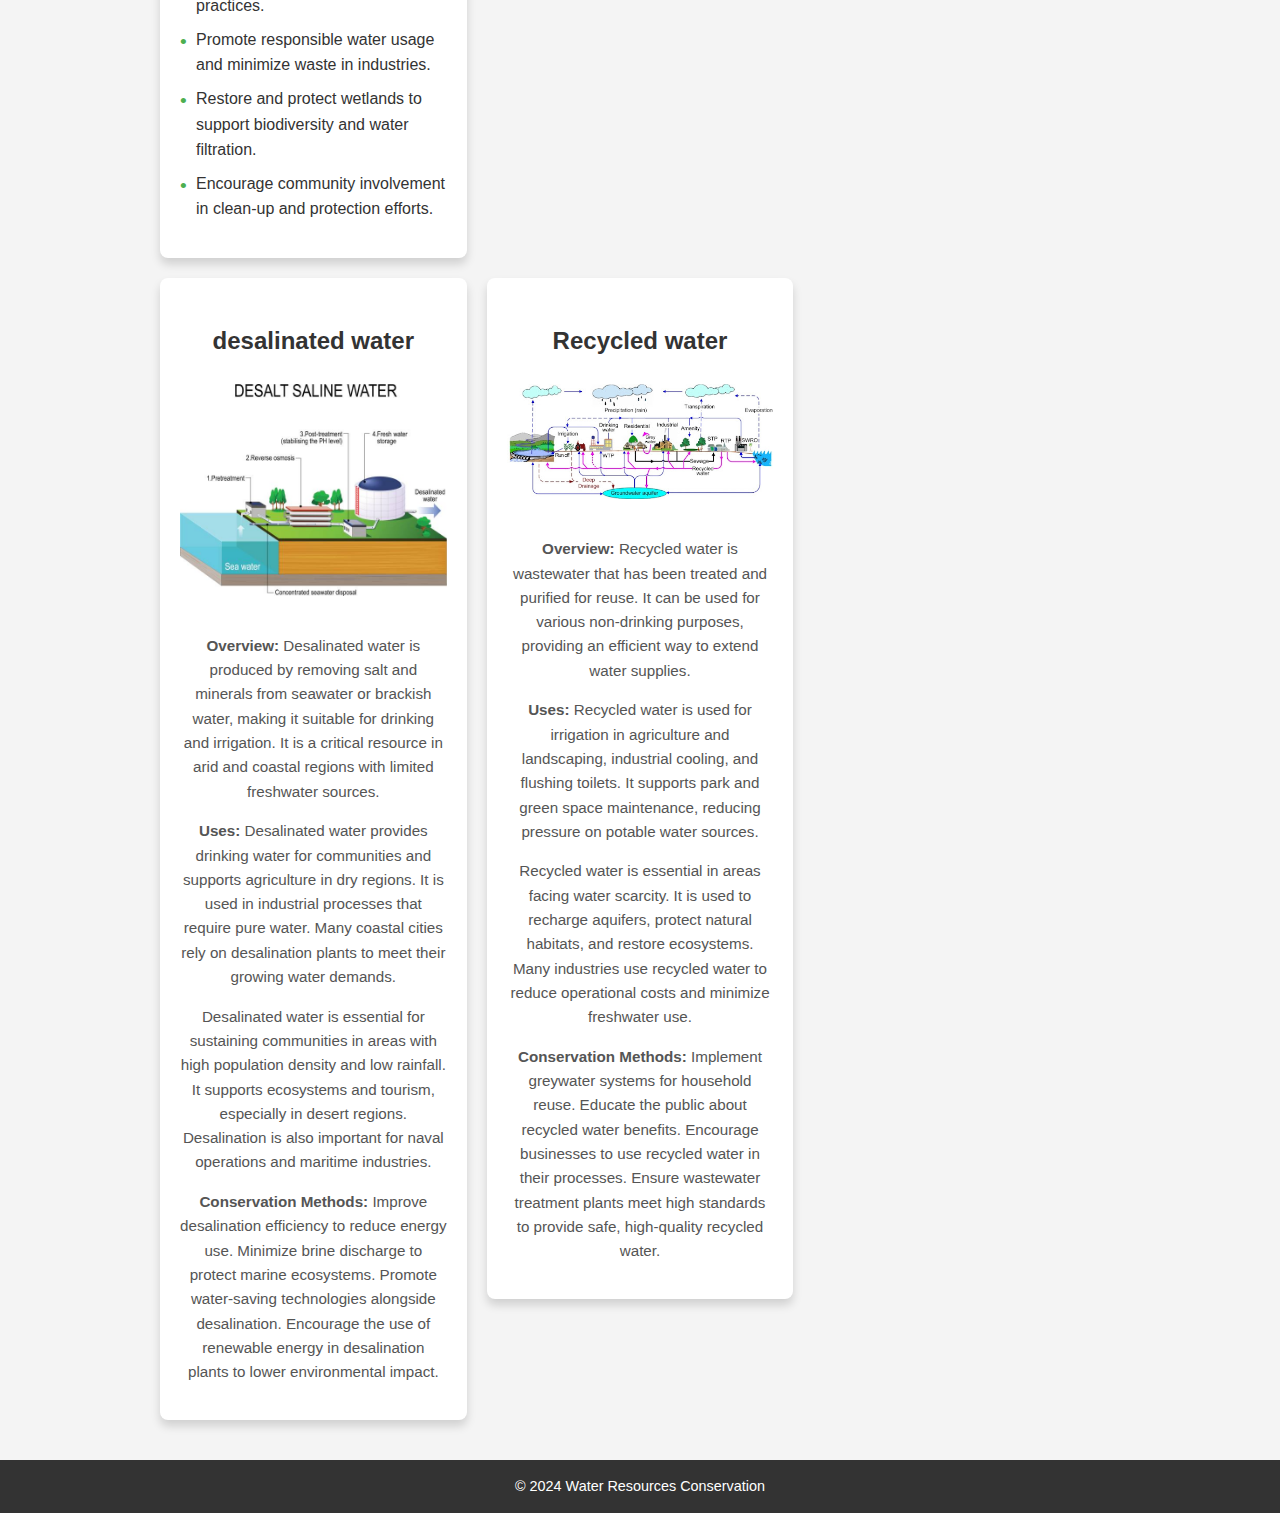
<file: water.html>
<!DOCTYPE html>
<html lang="en">
<head>
  <meta charset="UTF-8">
  <meta name="viewport" content="width=device-width, initial-scale=1.0">
  <title>Water Resources</title>
  <link rel="stylesheet" href="styles.css">
</head>
<body>
  <header>
   <h1>Water Resources</h1>
    <p>Learn more about different types of water resources and their importance.</p>

    <!-- Water Resources-->
    <nav>
      <ul>
        <li><a href="index.html">Home</a></li>
        <li><a href="soil.html">soil resources</li>
        <li><a href="forest.html">Forests</a></li>
        <li><a href="agriculture.html">Agriculture</a></li>
        <li><a href="energy.html">Energy</a></li>
        
        <li><a href="mountains.html">Mountains</a></li>
      </ul>
    </nav>
  </header>

  <main>
    <section class="intro">
      <b><center><u><h2>Types of Water Resources</h2></u></center></b>
      <p>Explore various types of water resources and their roles in sustaining life and ecosystems.</p>
    </section>

    <!-- Water Resource Sections -->
    <section class="soil-types">
        <!-- Loam Soil -->
        <article class="soil-card">
          <h3>surface water</h3>
          <img src="./images/surface water.jpg" alt="Loam Soil">
        <p><strong>Overview:</strong> Surface water includes rivers, lakes, and streams that are visible on the Earth’s surface. It is essential for drinking, agriculture, and industrial uses. Surface water systems are connected to the surrounding land and are influenced by rainfall and runoff.</p>
        <p><strong>Uses:</strong> Surface water provides critical drinking water, supports irrigation for crops, and is used in industries for cooling and processing. It also provides habitats for aquatic life, supports biodiversity, and is crucial for recreational activities like fishing, boating, and swimming.</p>
        <p>Surface water is essential for hydroelectric power generation and is often stored in reservoirs to supply communities. Rivers and lakes contribute to transportation and play an important role in tourism and local economies. Wetlands, a type of surface water ecosystem, serve as natural filters for water purification.</p>
        <p><strong>Conservation Methods:</strong></p>
        <ul>
          <li>Implement watershed management practices to reduce pollution.</li>
          <li>Maintain natural vegetation around water bodies to prevent erosion.</li>
          <li>Regulate agricultural runoff by using buffer zones and sustainable practices.</li>
          <li>Promote responsible water usage and minimize waste in industries.</li>
          <li>Restore and protect wetlands to support biodiversity and water filtration.</li>
          <li>Encourage community involvement in clean-up and protection efforts.</li>
        </ul>
      </article>

      <!-- Groundwater -->
    <center>  <article class="water-card">
        
        
        <article class="soil-card">
            <h3>ground water</h3>
            <img src="./images/ground water.jpeg" alt="Loam Soil">
        <p><strong>Overview:</strong> Groundwater is the water found beneath the Earth's surface in soil and rock formations. It is stored in aquifers and replenished through the process of infiltration. Groundwater is a major source of drinking water worldwide.</p>
        <p><strong>Uses:</strong> Groundwater supplies wells and boreholes for drinking water, supports irrigation, and is used in industries that require consistent water sources. It also plays a critical role in maintaining river flows and wetlands, especially during dry periods.</p>
        <p>Groundwater is essential for agricultural irrigation, especially in regions with limited surface water. It provides stability for soil and is a natural source of clean water for remote communities. In some areas, groundwater is essential for geothermal energy production.</p>
        <p><strong>Conservation Methods:</strong> Promote water-efficient farming practices, such as drip irrigation, to reduce over-extraction. Protect recharge zones by minimizing urban development. Limit pollutants from entering groundwater by managing waste and using eco-friendly fertilizers. Monitor groundwater levels and encourage sustainable usage.</p>
      </article></center>

      <!-- Rainwater --><center>
      <article class="water-card">
        
        <article class="soil-card">
            <h3>Rainwater</h3>
            <img src="./images/rain water.jpeg" alt="Loam Soil">
        
        <p><strong>Overview:</strong> Rainwater is the water that falls from the atmosphere as precipitation. It replenishes surface and groundwater sources and is an important water resource, especially in areas with high rainfall.</p>
        <p><strong>Uses:</strong> Rainwater is collected for drinking, irrigation, and household uses. It helps refill reservoirs and supports plant growth, promoting agriculture. Rainwater harvesting systems provide water for domestic use and are a sustainable solution in water-scarce areas.</p>
        <p>In urban areas, rainwater is used for landscaping and reduces the burden on municipal water supplies. It is also used in cooling systems, cleaning, and as emergency water supplies. Rainwater can recharge aquifers and improve soil health by reducing the need for groundwater extraction.</p>
        <p><strong>Conservation Methods:</strong> Install rainwater harvesting systems to capture runoff. Use permeable surfaces to enhance natural infiltration. Implement green infrastructure like green roofs and rain gardens to manage stormwater and reduce flood risk. Educate communities about the benefits of rainwater harvesting.</p>
      </article></center>

      <!-- Desalinated Water --><center> 
      <article class="water-card">
        <article class="soil-card">
            <h3>desalinated water</h3>
            <img src="./images/desalinated water.jpg" alt="Loam Soil">
        
        <p><strong>Overview:</strong> Desalinated water is produced by removing salt and minerals from seawater or brackish water, making it suitable for drinking and irrigation. It is a critical resource in arid and coastal regions with limited freshwater sources.</p>
        <p><strong>Uses:</strong> Desalinated water provides drinking water for communities and supports agriculture in dry regions. It is used in industrial processes that require pure water. Many coastal cities rely on desalination plants to meet their growing water demands.</p>
        <p>Desalinated water is essential for sustaining communities in areas with high population density and low rainfall. It supports ecosystems and tourism, especially in desert regions. Desalination is also important for naval operations and maritime industries.</p>
        <p><strong>Conservation Methods:</strong> Improve desalination efficiency to reduce energy use. Minimize brine discharge to protect marine ecosystems. Promote water-saving technologies alongside desalination. Encourage the use of renewable energy in desalination plants to lower environmental impact.</p>
      </article></center>

      <!-- Recycled Water --><center>
      <article class="water-card">
        <article class="soil-card">
            <h3>Recycled water</h3>
            <img src="./images/recylced water.jpg" alt="Loam Soil">
        
      
        <p><strong>Overview:</strong> Recycled water is wastewater that has been treated and purified for reuse. It can be used for various non-drinking purposes, providing an efficient way to extend water supplies.</p>
        <p><strong>Uses:</strong> Recycled water is used for irrigation in agriculture and landscaping, industrial cooling, and flushing toilets. It supports park and green space maintenance, reducing pressure on potable water sources.</p>
        <p>Recycled water is essential in areas facing water scarcity. It is used to recharge aquifers, protect natural habitats, and restore ecosystems. Many industries use recycled water to reduce operational costs and minimize freshwater use.</p>
        <p><strong>Conservation Methods:</strong> Implement greywater systems for household reuse. Educate the public about recycled water benefits. Encourage businesses to use recycled water in their processes. Ensure wastewater treatment plants meet high standards to provide safe, high-quality recycled water.</p>
      </article></center>
    </section>
  </main>

  <footer id="copy">
    <p>&copy; 2024 Water Resources Conservation</p>
  </footer>
</body>
</html>
</file>
<file: styles.css>
/* Main grid container */
.grid-container {
    display: grid;
    grid-template-columns: repeat(auto-fit, minmax(250px, 1fr));
    gap: 1.5rem;
    padding: 2rem;
  }
  .grid-item {
    background-color: #fefefe;
    border: 1px solid #ddd;
    border-radius: 10px;
    padding: 1.5rem;
    text-align: center;
    box-shadow: 0 6px 12px rgba(0, 0, 0, 0.1);
    transition: transform 0.2s, box-shadow 0.2s;
  }
  
  .grid-item:hover {
    transform: scale(1.03);
    box-shadow: 0 8px 16px rgba(0, 0, 0, 0.15);
  }
  
  .grid-item h2 {
    color: #2F4F4F;
    font-size: 1.5rem;
    margin-top: 0;
  }
  
  .grid-item img {
    max-width: 100%;
    height: auto;
    border-radius: 8px;
    margin-bottom: 1rem;
  }
  
  /* Button styling */
  .grid-item .button {
    background-color: #4CAF50;
    color: white;
    border: none;
    padding: 0.5rem 1.5rem;
    border-radius: 5px;
    font-size: 1rem;
    cursor: pointer;
    transition: background-color 0.3s;
    text-decoration: none;
  }
  
  .grid-item .button:hover {
    background-color: #45a049;
  }
  
  /* Navigation Bar Styling */
  nav {
    background-color: #2F4F4F;
    padding: 1rem 0;
  }
  
  nav ul {
    display: flex;
    justify-content: center;
    list-style: none;
    padding: 0;
  }
  
  nav ul li {
    margin: 0 1rem;
  }
  
  nav ul li a {
    color: #FFFFFF;
    text-decoration: none;
    font-weight: bold;
    padding: 8px 16px;
    border-radius: 5px;
  }
  
  nav ul li a:hover {
    background-color: #4CAF50;
  }
  header {
    text-align: center;
    padding: 2rem;
    background-color: #184040;
    color: #FFFFFF;
  }
  
  header h1 {
    font-size: 2.5rem;
    margin: 0;
  }
  
  header p {
    font-size: 1.1rem;
    margin-top: 0.5rem;
    color: #E1E1E1;
  }
  footer {
    background-color: #2F4F4F;
    color: #E1E1E1;
    text-align: center;
    padding: 1.5rem 0;
    margin-top: 2rem;
  }
  
  footer p {
    margin: 0;
    font-size: 0.9rem;
  }
  
  footer a {
    color: #E1E1E1;
    text-decoration: none;
  }
  
  footer a:hover {
    color: #FFFFFF;
    text-decoration: underline;
  }
  
  /* Body background and font */
  body {
    font-family: Arial, sans-serif;
    background-color: #F9F9F9;
    color: #333333;
    line-height: 1.6;
  }
  
  /* Soil Image Styling */
  .soil-image {
    width: 80%;
    height: auto;
    border-radius: 8px;
    box-shadow: 0 4px 8px rgba(0, 0, 0, 0.2);
    margin: 1.5rem 0;
    transition: transform 0.2s;
  }
  
  .soil-image:hover {
    transform: scale(1.05);
  }
  * {
    box-sizing: border-box;
  }
  
  img {
    width: 100%;
    height: auto;
  }
  html {
    scroll-behavior: smooth;
  }
  body {
    font-family: Arial, sans-serif;
    line-height: 1.6;
    margin: 0;
    padding: 0;
    background-color: #f4f4f4;
    color: #333;
  }
  header {
    background-color: #4CAF50;
    color: white;
    padding: 20px;
    text-align: center;
  }
  
  header h1 {
    margin: 0;
    font-size: 2em;
  }
  
  header p {
    margin: 10px 0;
  }
  
  /* Navigation Bar */
  nav ul {
    list-style-type: none;
    padding: 0;
    margin: 0;
    display: flex;
    justify-content: center;
    background-color: #333;
  }
  
  nav ul li {
    margin: 0 15px;
  }
  
  nav ul li a {
    color: white;
    text-decoration: none;
    padding: 10px 15px;
    display: inline-block;
  }
  
  nav ul li a:hover {
    background-color: #555;
    border-radius: 5px;
  }
  main {
    padding: 20px;
    max-width: 1000px;
    margin: 0 auto;
  }
  .intro {
    text-align: center;
    padding: 20px;
    background-color: #e8f5e9;
    border-radius: 8px;
    margin-bottom: 20px;
  }
  
  .intro h2 {
    font-size: 1.8em;
    margin-bottom: 10px;
  }
  
  .intro p {
    font-size: 1em;
  }
  .soil-types {
    display: grid;
    grid-template-columns: repeat(auto-fill, minmax(300px, 1fr));
    gap: 20px;
  }
  .soil-card {
    background-color: white;
    border-radius: 8px;
    box-shadow: 0 4px 8px rgba(0, 0, 0, 0.2);
    overflow: hidden;
    padding: 20px;
    transition: transform 0.2s ease;
     
  
  }
  
  .soil-card:hover {
    transform: scale(1.02);
  }
  
  .soil-card h3 {
    font-size: 1.5em;
    color: #333;
  }
  
  .soil-card img {
    width: 100%;
    height: auto;
    border-radius: 5px;
    margin-bottom: 15px;
  }
  
  .soil-card p {
    font-size: 0.95em;
    color: #555;
    line-height: 1.6;
  }
  
  .soil-card ul {
    padding-left: 20px;
    list-style-type: disc;
  }
  
  /* Footer */
  footer#copy {
    text-align: center;
    padding: 15px;
    background-color: #333;
    color: white;
    font-size: 0.9em;
    margin-top: 20px;
  }
  
  footer#copy p {
    margin: 0;
  }
  /* Responsive Grid Container */
  @media (max-width: 768px) {
    .soil-types {
      grid-template-columns: 1fr;
    }
  
    nav ul {
      flex-direction: column;
    }
  
    nav ul li {
      margin: 5px 0;
    }
  }
  
  /* Typography Enhancements */
  body {
    font-family: Arial, sans-serif;
    font-size: 16px;
    color: #333;
    background-color: #f4f4f4;
  }
  
  header h1, header p, .intro h2, .soil-card h3 {
    font-weight: 600;
  }
  
  /* Button Style for Prevention Methods */
  .soil-card ul {
    padding: 0;
    list-style-type: none;
  }
  
  .soil-card ul li {
    margin: 0.5em 0;
    padding-left: 1em;
    position: relative;
  }
  
  .soil-card ul li::before {
    content: "•";
    position: absolute;
    left: 0;
    color: #4CAF50;
    font-size: 1.2em;
  }
  
  /* Subtle Card Shadow */
  .soil-card {
    box-shadow: 0 6px 10px rgba(0, 0, 0, 0.15);
  }
  
  .soil-card:hover {
    box-shadow: 0 8px 16px rgba(0, 0, 0, 0.2);
  }
  
  /* Footer Links and Smooth Scroll */
  footer#copy a {
    color: #FFD700;
    text-decoration: none;
  }
  
  footer#copy a:hover {
    text-decoration: underline;
  }
  /* Responsive Full-Width Cards */
  @media (max-width: 768px) {
    .soil-types {
      grid-template-columns: 1fr;
    }
  }
  .soils{
    width:80%
  }
</file>
